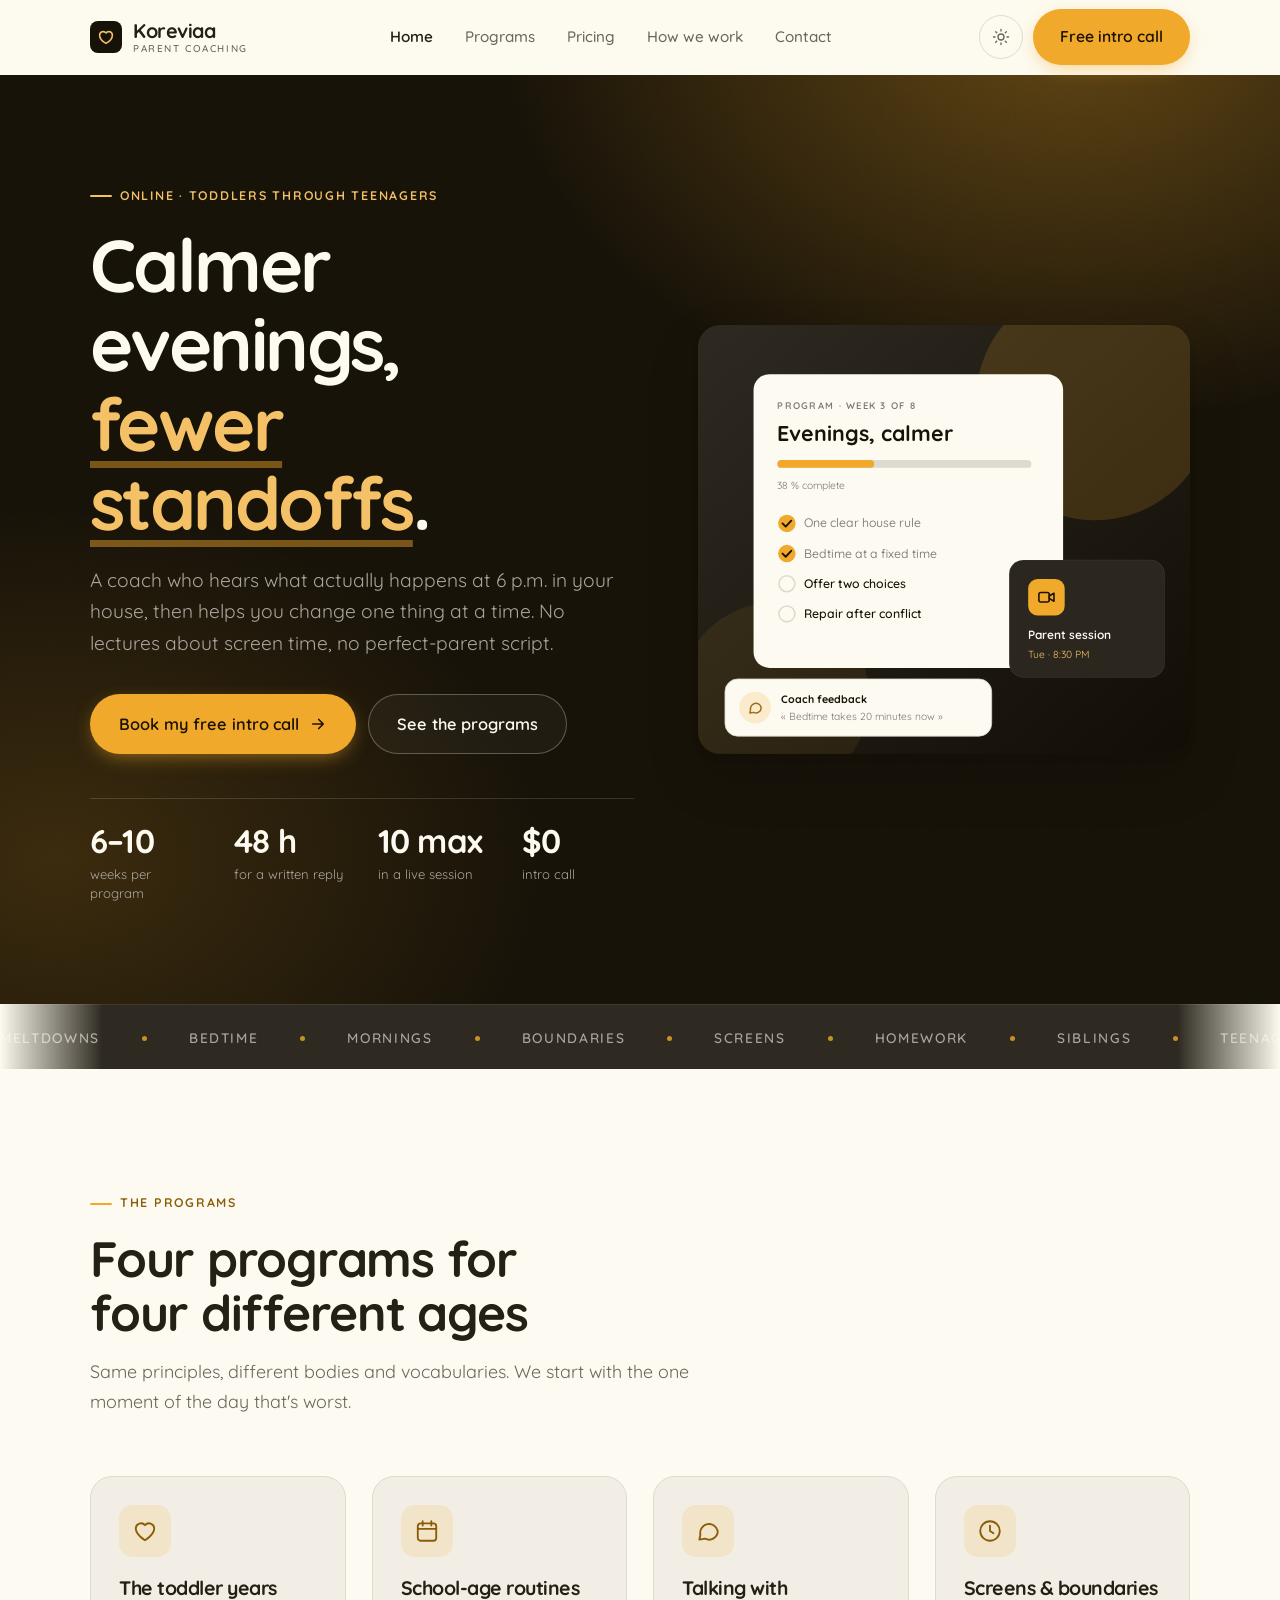
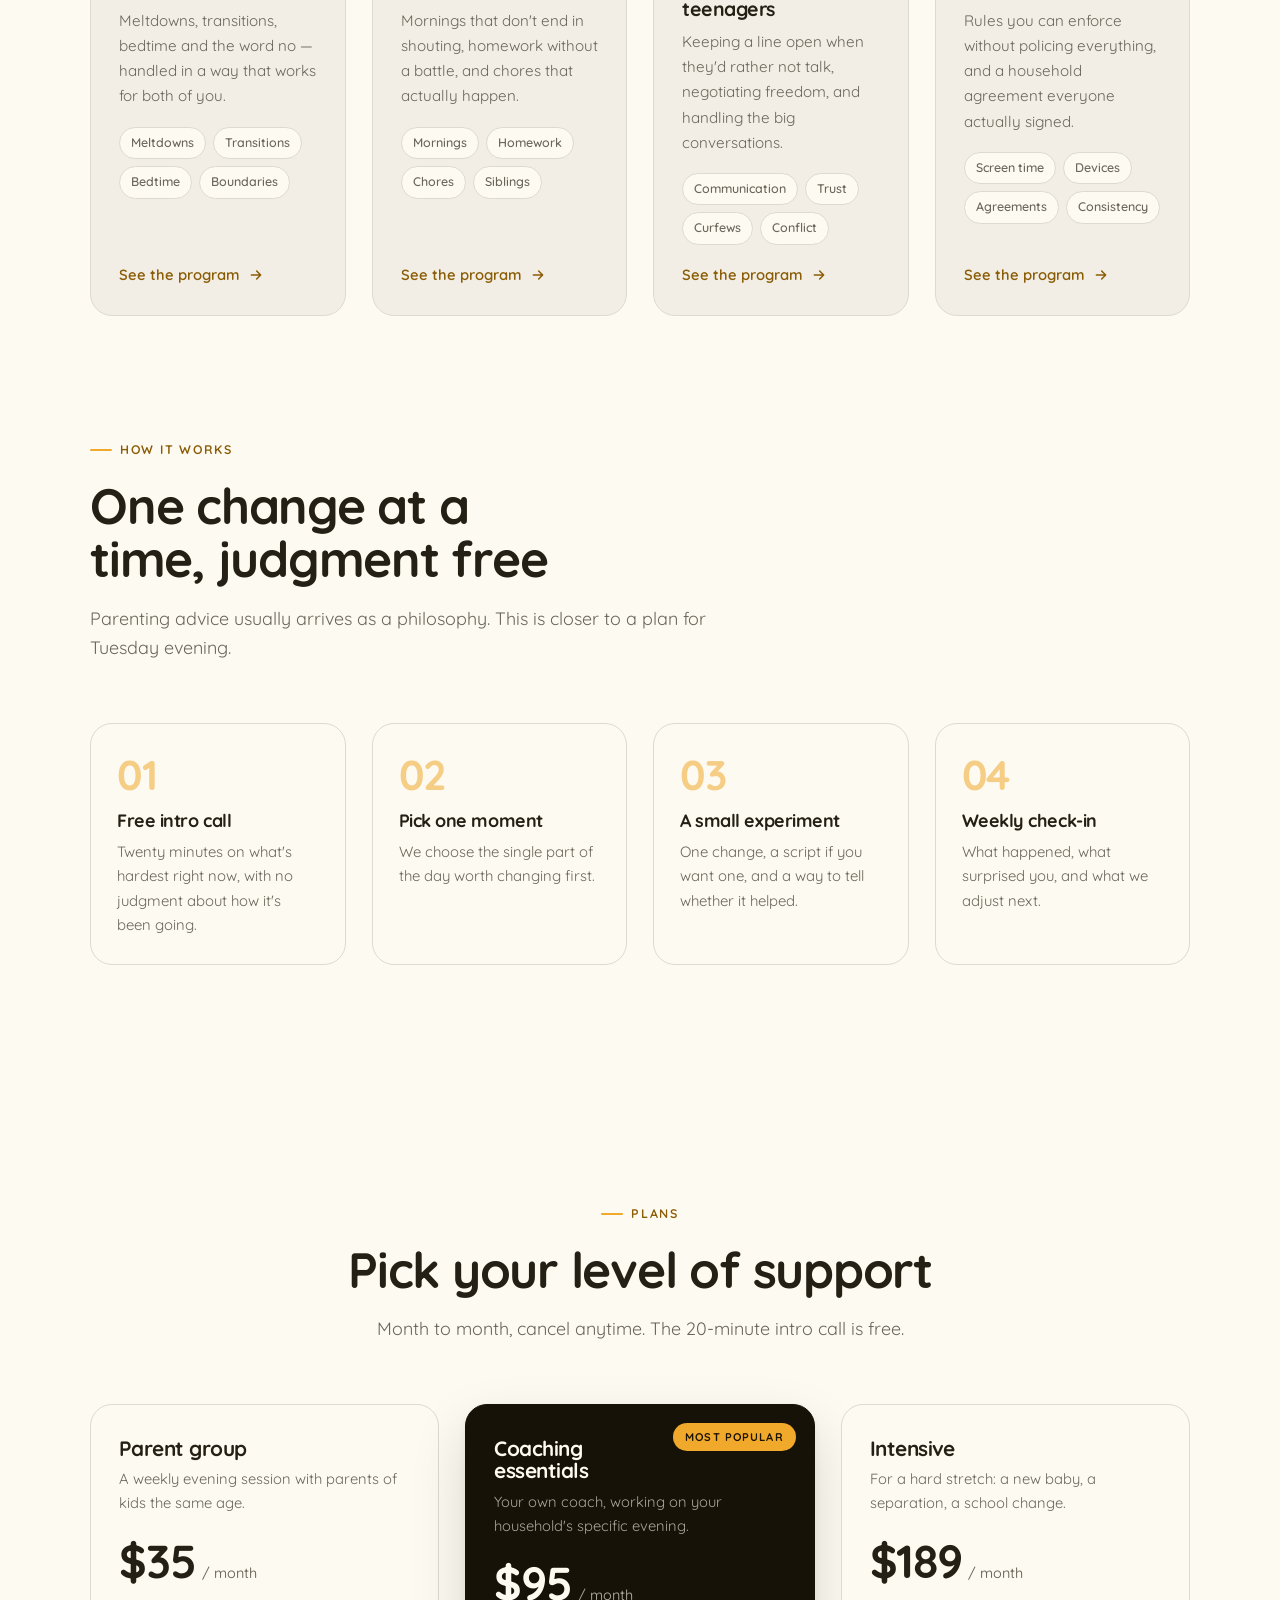
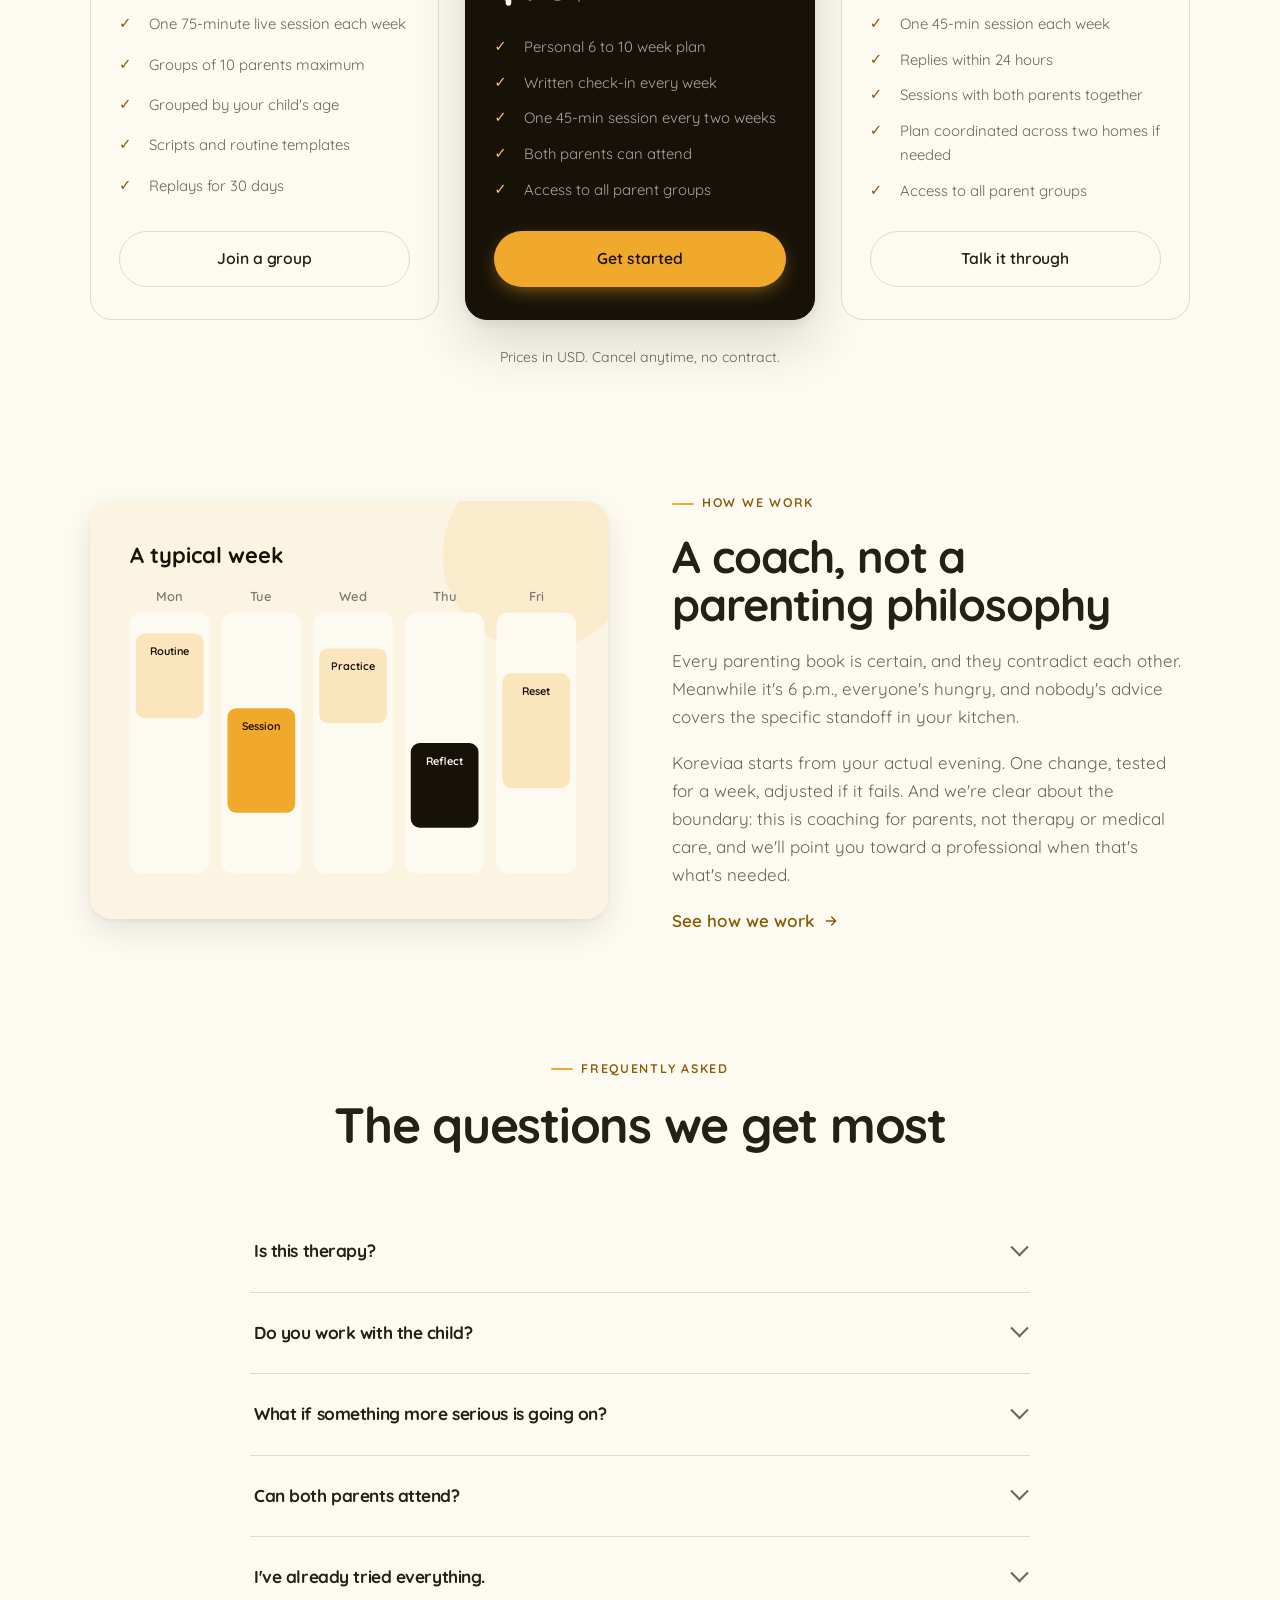
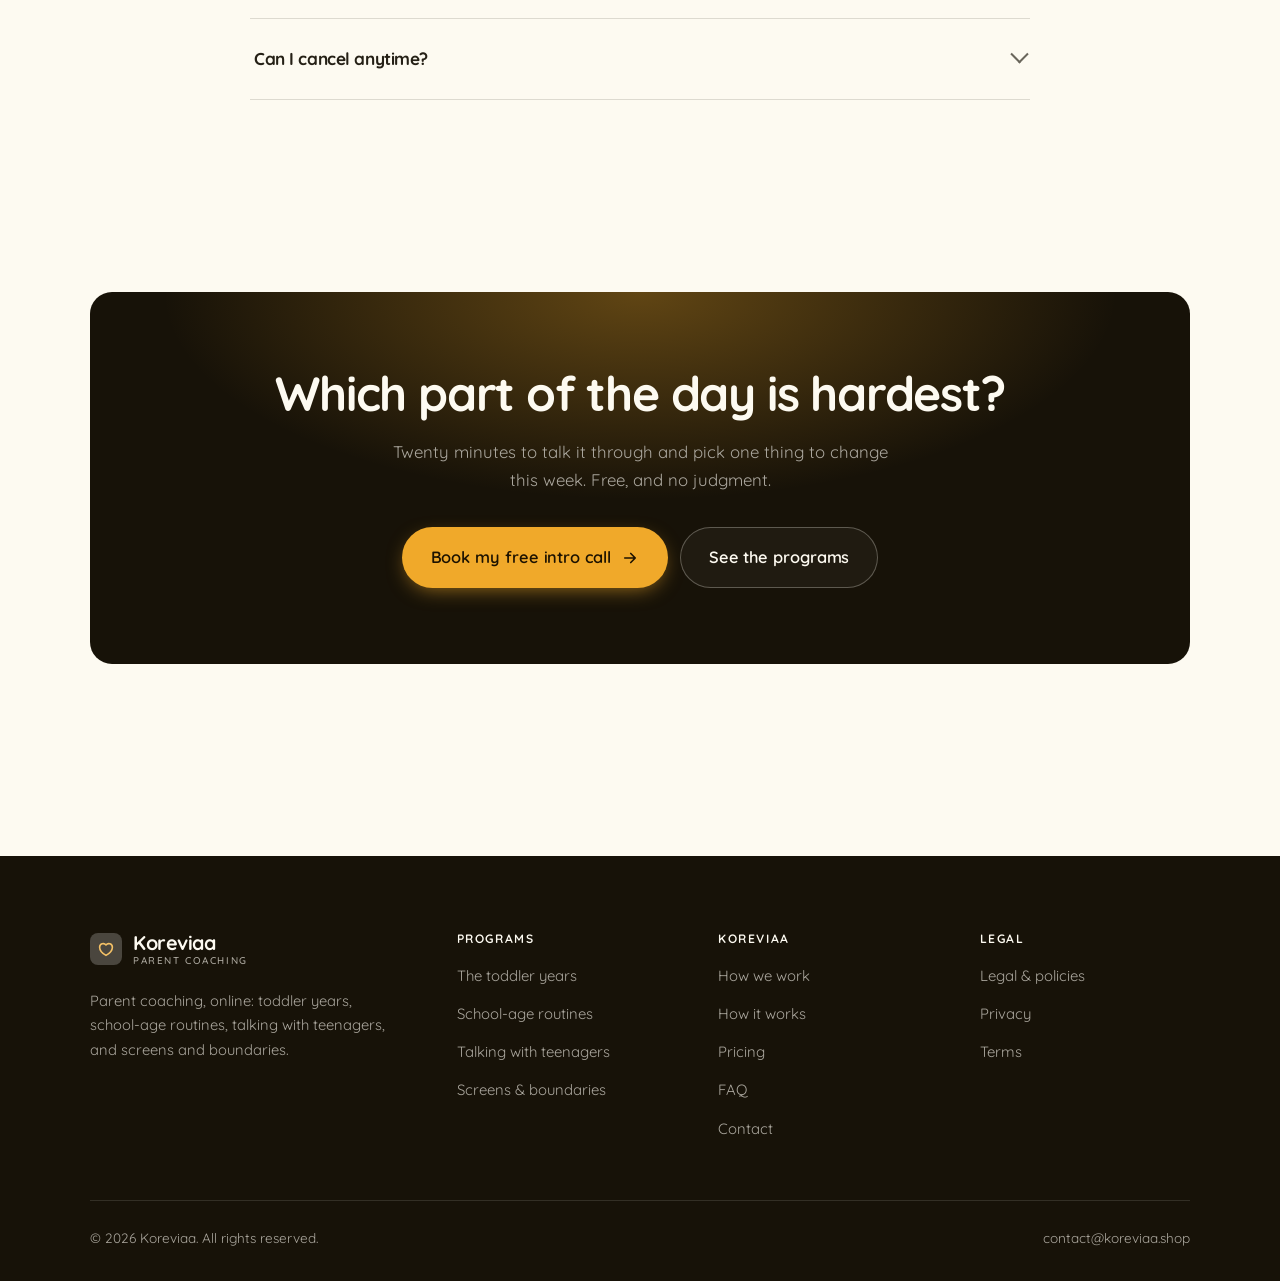
<file: index.html>
<!DOCTYPE html>
<html lang="en" class="no-js">
<head>
<meta charset="utf-8">
<meta name="viewport" content="width=device-width, initial-scale=1">
<title>Koreviaa — Parent coaching for the hard parts of the day</title>
<meta name="description" content="Online parent coaching: toddler meltdowns, school-age routines, talking with teenagers, screens and boundaries. Practical, judgment-free, not therapy. Free intro call.">
<link rel="canonical" href="https://koreviaa.shop/">

<meta property="og:type" content="website">
<meta property="og:url" content="https://koreviaa.shop/">
<meta property="og:site_name" content="Koreviaa">
<meta property="og:locale" content="en_US">
<meta property="og:title" content="Koreviaa — Parent coaching for the hard parts of the day">
<meta property="og:description" content="Online parent coaching: toddler meltdowns, school-age routines, talking with teenagers, screens and boundaries. Practical, judgment-free, not therapy. Free intro call.">
<meta name="theme-color" content="#171208">

<link rel="icon" href="assets/img/favicon.svg" type="image/svg+xml">
<link rel="preconnect" href="https://fonts.googleapis.com">
<link rel="preconnect" href="https://fonts.gstatic.com" crossorigin>
<link rel="stylesheet" href="https://fonts.googleapis.com/css2?family=Quicksand:wght@400..700&display=swap">
<link rel="stylesheet" href="assets/css/style.css">

<!-- Thème appliqué avant le premier rendu (évite le flash) -->
<script>
document.documentElement.classList.remove('no-js');
(function(){try{var t=localStorage.getItem('site-theme');if(t){document.documentElement.setAttribute('data-theme',t);}}catch(e){}})();
</script>
<script type="application/ld+json">
{
  "@context": "https://schema.org",
  "@type": "Organization",
  "name": "Koreviaa",
  "url": "https://koreviaa.shop/",
  "email": "contact@koreviaa.shop",
  "description": "Online parent coaching: toddler meltdowns, school-age routines, talking with teenagers, screens and boundaries. Practical, judgment-free, not therapy. Free intro call.",
  "areaServed": "US",
  "knowsLanguage": "en"
}
</script>
</head>

<body>
<a class="skip-link" href="#main">Skip to main content</a>

<header class="site-header">
  <nav class="wrap nav" aria-label="Main navigation">
    <a class="brand" href="index.html">
      <svg class="brand__mark" viewBox="0 0 64 64" aria-hidden="true">
        <rect class="bm-bg" width="64" height="64" rx="16"/>
        <g class="bm-ic" transform="translate(14 14) scale(1.5)" fill="none" stroke-width="2.1" stroke-linecap="round" stroke-linejoin="round"><path d="M12 20.5s-8.5-4.8-8.5-11A4.8 4.8 0 0 1 12 6.6a4.8 4.8 0 0 1 8.5 2.9c0 6.2-8.5 11-8.5 11z"/></g>
      </svg>
      <span>Koreviaa<span class="brand__sub">Parent coaching</span></span>
    </a>

    <ul class="nav__links" id="nav-links">
      <li><a href="index.html" aria-current="page">Home</a></li>
      <li><a href="programs.html">Programs</a></li>
      <li><a href="index.html#pricing">Pricing</a></li>
      <li><a href="about.html">How we work</a></li>
      <li><a href="contact.html">Contact</a></li>
      <li><a class="btn btn--primary" href="contact.html">Free intro call</a></li>
    </ul>

    <div class="nav__cta">
      <button class="theme-toggle" type="button" aria-label="Switch to dark theme">
        <svg class="icon-sun" viewBox="0 0 24 24" fill="none" stroke="currentColor" stroke-width="1.8" stroke-linecap="round" aria-hidden="true"><circle cx="12" cy="12" r="4"/><path d="M12 2v2m0 16v2M2 12h2m16 0h2M4.9 4.9l1.4 1.4m11.4 11.4 1.4 1.4M19.1 4.9l-1.4 1.4M6.3 17.7l-1.4 1.4"/></svg>
        <svg class="icon-moon" viewBox="0 0 24 24" fill="none" stroke="currentColor" stroke-width="1.8" stroke-linecap="round" stroke-linejoin="round" aria-hidden="true"><path d="M21 12.8A9 9 0 1 1 11.2 3a7 7 0 0 0 9.8 9.8z"/></svg>
      </button>
      <a class="btn btn--primary" href="contact.html">Free intro call</a>
      <button class="nav__toggle" type="button" aria-expanded="false" aria-controls="nav-links" aria-label="Open menu">
        <svg class="icon-open" viewBox="0 0 24 24" fill="none" stroke="currentColor" stroke-width="2" stroke-linecap="round" aria-hidden="true"><path d="M3 6h18M3 12h18M3 18h18"/></svg>
        <svg class="icon-close" viewBox="0 0 24 24" fill="none" stroke="currentColor" stroke-width="2" stroke-linecap="round" aria-hidden="true"><path d="M6 6l12 12M18 6L6 18"/></svg>
      </button>
    </div>
  </nav>
</header>

<main id="main">

<section class="hero">
  <div class="wrap hero__inner">
    <div>
      <span class="eyebrow hero__eyebrow">Online · Toddlers through teenagers</span>
      <h1>Calmer evenings,<br> <em>fewer standoffs</em>.</h1>
      <p class="hero__lede">A coach who hears what actually happens at 6 p.m. in your house, then helps you change one thing at a time. No lectures about screen time, no perfect-parent script.</p>

      <div class="hero__actions">
        <a class="btn btn--primary btn--lg" href="contact.html">Book my free intro call <svg viewBox="0 0 24 24" fill="none" stroke="currentColor" stroke-width="2.2" stroke-linecap="round" stroke-linejoin="round" aria-hidden="true"><path d="M5 12h14M13 6l6 6-6 6"/></svg></a>
        <a class="btn btn--on-dark btn--lg" href="programs.html">See the programs</a>
      </div>

      <ul class="hero__proof">
        <li><span class="stat__num">6–10</span><span class="stat__label">weeks per program</span></li>
        <li><span class="stat__num">48 h</span><span class="stat__label">for a written reply</span></li>
        <li><span class="stat__num">10 max</span><span class="stat__label">in a live session</span></li>
        <li><span class="stat__num">$0</span><span class="stat__label">intro call</span></li>
      </ul>
    </div>

    <div class="hero__art">
      <svg viewBox="0 0 620 540" role="img" aria-label="A parent coaching program in week 3 of 8, showing this week's focus, the next parent session and coach feedback.">
        <defs>
          <linearGradient id="hbg" x1="0" y1="0" x2="1" y2="1">
            <stop offset="0" stop-color="#2e2a21"/><stop offset="1" stop-color="#120e06"/>
          </linearGradient>
        </defs>
        <rect width="620" height="540" rx="22" fill="url(#hbg)"/>
        <circle cx="500" cy="96" r="150" fill="#f0a92a" opacity=".16"/>
        <circle cx="96" cy="470" r="120" fill="#f0a92a" opacity=".08"/>

        <g style="font-family: var(--font-body)">
          <!-- Carte programme -->
          <rect x="70" y="62" width="390" height="370" rx="20" fill="#fdfaf1"/>
          <text x="100" y="106" font-size="12" font-weight="650" letter-spacing="1.6" fill="#7f7a71">PROGRAM · WEEK 3 OF 8</text>
          <text x="100" y="146" font-size="27" font-weight="700" fill="#171208" style="font-family: var(--font-display)">Evenings, calmer</text>
          <rect x="100" y="170" width="320" height="10" rx="5" fill="#dddad0"/>
          <rect x="100" y="170" width="122" height="10" rx="5" fill="#f0a92a"/>
          <text x="100" y="206" font-size="13" fill="#7f7a71">38 % complete</text>
          <circle cx="112" cy="250" r="11" fill="#f0a92a"/><path d="M106.5 250l4 4 7-7.5" fill="none" stroke="#1c1200" stroke-width="2.4" stroke-linecap="round" stroke-linejoin="round"/><text x="134" y="255" font-size="15.5" fill="#7f7a71" font-weight="450">One clear house rule</text>
          <circle cx="112" cy="288" r="11" fill="#f0a92a"/><path d="M106.5 288l4 4 7-7.5" fill="none" stroke="#1c1200" stroke-width="2.4" stroke-linecap="round" stroke-linejoin="round"/><text x="134" y="293" font-size="15.5" fill="#7f7a71" font-weight="450">Bedtime at a fixed time</text>
          <circle cx="112" cy="326" r="10" fill="none" stroke="#dddad0" stroke-width="2"/><text x="134" y="331" font-size="15.5" fill="#171208" font-weight="560">Offer two choices</text>
          <circle cx="112" cy="364" r="10" fill="none" stroke="#dddad0" stroke-width="2"/><text x="134" y="369" font-size="15.5" fill="#171208" font-weight="560">Repair after conflict</text>

          <!-- Carte séance -->
          <rect x="392" y="296" width="196" height="148" rx="18" fill="#2c271e" stroke="#ffffff" stroke-opacity=".08"/>
          <rect x="416" y="320" width="46" height="46" rx="12" fill="#f0a92a"/>
          <g transform="translate(427 331)" fill="none" stroke="#1c1200" color="#1c1200" stroke-width="2" stroke-linecap="round" stroke-linejoin="round"><rect x="2.5" y="6" width="13" height="12" rx="2.5"/><path d="M15.5 10.5 21.5 7v10l-6-3.5z"/></g>
          <text x="416" y="396" font-size="15" font-weight="650" fill="#fdfaf1">Parent session</text>
          <text x="416" y="420" font-size="13" fill="#f4c166">Tue · 8:30 PM</text>

          <!-- Retour du coach -->
          <rect x="34" y="446" width="336" height="72" rx="16" fill="#fdfaf1" stroke="#dddad0"/>
          <circle cx="72" cy="482" r="20" fill="#fbebcd"/>
          <g transform="translate(62 472) scale(.84)" fill="none" stroke="#9c6e1b" stroke-width="2.2" stroke-linecap="round" stroke-linejoin="round"><path d="M21 12a8 8 0 0 1-11.6 7.1L4 20l1-4.6A8 8 0 1 1 21 12z"/></g>
          <text x="104" y="476" font-size="13.5" font-weight="700" fill="#171208">Coach feedback</text>
          <text x="104" y="498" font-size="13" fill="#7f7a71">« Bedtime takes 20 minutes now »</text>
        </g>
      </svg>
    </div>
  </div>
</section>

<div class="marquee" aria-hidden="true">
  <div class="marquee__track"><span>Meltdowns</span><span>Bedtime</span><span>Mornings</span><span>Boundaries</span><span>Screens</span><span>Homework</span><span>Siblings</span><span>Teenagers</span><span>Repair</span><span>Consistency</span><span>Meltdowns</span><span>Bedtime</span><span>Mornings</span><span>Boundaries</span><span>Screens</span><span>Homework</span><span>Siblings</span><span>Teenagers</span><span>Repair</span><span>Consistency</span></div>
</div>

<section class="section wrap" id="programs">
  <div class="section-head reveal">
    <span class="eyebrow">The programs</span>
    <h2>Four programs for four different ages</h2>
    <p>Same principles, different bodies and vocabularies. We start with the one moment of the day that's worst.</p>
  </div>
  <div class="grid grid--4 reveal-group">
    <a class="card" href="programs.html#toddlers">
      <div class="card__icon"><svg viewBox="0 0 24 24" fill="none" stroke="currentColor" stroke-width="1.7" stroke-linecap="round" stroke-linejoin="round" aria-hidden="true"><path d="M12 20.5s-8.5-4.8-8.5-11A4.8 4.8 0 0 1 12 6.6a4.8 4.8 0 0 1 8.5 2.9c0 6.2-8.5 11-8.5 11z"/></svg></div>
      <h3>The toddler years</h3>
      <p>Meltdowns, transitions, bedtime and the word no — handled in a way that works for both of you.</p>
      <ul class="tags"><li>Meltdowns</li><li>Transitions</li><li>Bedtime</li><li>Boundaries</li></ul>
      <span class="arrow-link">See the program <svg viewBox="0 0 24 24" fill="none" stroke="currentColor" stroke-width="2.2" stroke-linecap="round" stroke-linejoin="round" aria-hidden="true"><path d="M5 12h14M13 6l6 6-6 6"/></svg></span>
    </a>
    <a class="card" href="programs.html#school-age">
      <div class="card__icon"><svg viewBox="0 0 24 24" fill="none" stroke="currentColor" stroke-width="1.7" stroke-linecap="round" stroke-linejoin="round" aria-hidden="true"><rect x="3.5" y="5" width="17" height="16" rx="2.5"/><path d="M8 3v4M16 3v4M3.5 10h17"/></svg></div>
      <h3>School-age routines</h3>
      <p>Mornings that don't end in shouting, homework without a battle, and chores that actually happen.</p>
      <ul class="tags"><li>Mornings</li><li>Homework</li><li>Chores</li><li>Siblings</li></ul>
      <span class="arrow-link">See the program <svg viewBox="0 0 24 24" fill="none" stroke="currentColor" stroke-width="2.2" stroke-linecap="round" stroke-linejoin="round" aria-hidden="true"><path d="M5 12h14M13 6l6 6-6 6"/></svg></span>
    </a>
    <a class="card" href="programs.html#teens">
      <div class="card__icon"><svg viewBox="0 0 24 24" fill="none" stroke="currentColor" stroke-width="1.7" stroke-linecap="round" stroke-linejoin="round" aria-hidden="true"><path d="M21 12a8 8 0 0 1-11.6 7.1L4 20l1-4.6A8 8 0 1 1 21 12z"/></svg></div>
      <h3>Talking with teenagers</h3>
      <p>Keeping a line open when they'd rather not talk, negotiating freedom, and handling the big conversations.</p>
      <ul class="tags"><li>Communication</li><li>Trust</li><li>Curfews</li><li>Conflict</li></ul>
      <span class="arrow-link">See the program <svg viewBox="0 0 24 24" fill="none" stroke="currentColor" stroke-width="2.2" stroke-linecap="round" stroke-linejoin="round" aria-hidden="true"><path d="M5 12h14M13 6l6 6-6 6"/></svg></span>
    </a>
    <a class="card" href="programs.html#screens">
      <div class="card__icon"><svg viewBox="0 0 24 24" fill="none" stroke="currentColor" stroke-width="1.7" stroke-linecap="round" stroke-linejoin="round" aria-hidden="true"><circle cx="12" cy="12" r="9"/><path d="M12 7v5l3.2 2"/></svg></div>
      <h3>Screens &amp; boundaries</h3>
      <p>Rules you can enforce without policing everything, and a household agreement everyone actually signed.</p>
      <ul class="tags"><li>Screen time</li><li>Devices</li><li>Agreements</li><li>Consistency</li></ul>
      <span class="arrow-link">See the program <svg viewBox="0 0 24 24" fill="none" stroke="currentColor" stroke-width="2.2" stroke-linecap="round" stroke-linejoin="round" aria-hidden="true"><path d="M5 12h14M13 6l6 6-6 6"/></svg></span>
    </a>
  </div>
</section>

<section class="section section--flush wrap" id="how-it-works">
  <div class="section-head reveal">
    <span class="eyebrow">How it works</span>
    <h2>One change at a time, judgment free</h2>
    <p>Parenting advice usually arrives as a philosophy. This is closer to a plan for Tuesday evening.</p>
  </div>
  <div class="grid grid--4 steps reveal-group">
    <article class="step">
      <h3>Free intro call</h3>
      <p>Twenty minutes on what's hardest right now, with no judgment about how it's been going.</p>
    </article>
    <article class="step">
      <h3>Pick one moment</h3>
      <p>We choose the single part of the day worth changing first.</p>
    </article>
    <article class="step">
      <h3>A small experiment</h3>
      <p>One change, a script if you want one, and a way to tell whether it helped.</p>
    </article>
    <article class="step">
      <h3>Weekly check-in</h3>
      <p>What happened, what surprised you, and what we adjust next.</p>
    </article>
  </div>
</section>

<section class="section wrap" id="pricing">
  <div class="section-head section-head--center reveal">
    <span class="eyebrow">Plans</span>
    <h2>Pick your level of support</h2>
    <p>Month to month, cancel anytime. The 20-minute intro call is free.</p>
  </div>
  <div class="grid grid--3 plans reveal-group">
    <article class="plan">
      
      <h3>Parent group</h3>
      <p class="plan__desc">A weekly evening session with parents of kids the same age.</p>
      <p class="plan__price">$35<span class="plan__period">/ month</span></p>
      <ul class="plan__features">
        <li>One 75-minute live session each week</li>
        <li>Groups of 10 parents maximum</li>
        <li>Grouped by your child's age</li>
        <li>Scripts and routine templates</li>
        <li>Replays for 30 days</li>
      </ul>
      <a class="btn btn--ghost btn--block" href="contact.html">Join a group</a>
    </article>
    <article class="plan plan--featured">
      <span class="plan__tag">Most popular</span>
      <h3>Coaching essentials</h3>
      <p class="plan__desc">Your own coach, working on your household's specific evening.</p>
      <p class="plan__price">$95<span class="plan__period">/ month</span></p>
      <ul class="plan__features">
        <li>Personal 6 to 10 week plan</li>
        <li>Written check-in every week</li>
        <li>One 45-min session every two weeks</li>
        <li>Both parents can attend</li>
        <li>Access to all parent groups</li>
      </ul>
      <a class="btn btn--primary btn--block" href="contact.html">Get started</a>
    </article>
    <article class="plan">
      
      <h3>Intensive</h3>
      <p class="plan__desc">For a hard stretch: a new baby, a separation, a school change.</p>
      <p class="plan__price">$189<span class="plan__period">/ month</span></p>
      <ul class="plan__features">
        <li>One 45-min session each week</li>
        <li>Replies within 24 hours</li>
        <li>Sessions with both parents together</li>
        <li>Plan coordinated across two homes if needed</li>
        <li>Access to all parent groups</li>
      </ul>
      <a class="btn btn--ghost btn--block" href="contact.html">Talk it through</a>
    </article>
  </div>
  <p class="plans-note">Prices in USD. Cancel anytime, no contract.</p>
</section>

<section class="section section--flush wrap">
  <div class="split reveal">
    <div class="split__art">
      <svg viewBox="0 0 520 420" role="img" aria-label="Example of a typical week: Routine, Session, Practice, Reflect, Reset.">
        <rect width="520" height="420" rx="20" fill="#fcf4e3"/>
        <circle cx="450" cy="54" r="96" fill="#f0a92a" opacity=".12"/>
        <g style="font-family: var(--font-body)">
        <text x="40" y="62" font-size="22" font-weight="700" fill="#171208" style="font-family: var(--font-display)">A typical week</text>
        <text x="80" y="100" text-anchor="middle" font-size="13" font-weight="600" fill="#7f7a71">Mon</text>
        <rect x="40" y="112" width="80" height="262" rx="12" fill="#fdfaf1"/>
        <rect x="46" y="133" width="68" height="85" rx="9" fill="#fae5bd"/>
        <text x="80" y="155" text-anchor="middle" font-size="11" font-weight="650" fill="#171208">Routine</text>
        <text x="172" y="100" text-anchor="middle" font-size="13" font-weight="600" fill="#7f7a71">Tue</text>
        <rect x="132" y="112" width="80" height="262" rx="12" fill="#fdfaf1"/>
        <rect x="138" y="208" width="68" height="105" rx="9" fill="#f0a92a"/>
        <text x="172" y="230" text-anchor="middle" font-size="11" font-weight="650" fill="#1c1200">Session</text>
        <text x="264" y="100" text-anchor="middle" font-size="13" font-weight="600" fill="#7f7a71">Wed</text>
        <rect x="224" y="112" width="80" height="262" rx="12" fill="#fdfaf1"/>
        <rect x="230" y="148" width="68" height="75" rx="9" fill="#fae5bd"/>
        <text x="264" y="170" text-anchor="middle" font-size="11" font-weight="650" fill="#171208">Practice</text>
        <text x="356" y="100" text-anchor="middle" font-size="13" font-weight="600" fill="#7f7a71">Thu</text>
        <rect x="316" y="112" width="80" height="262" rx="12" fill="#fdfaf1"/>
        <rect x="322" y="243" width="68" height="85" rx="9" fill="#171208"/>
        <text x="356" y="265" text-anchor="middle" font-size="11" font-weight="650" fill="#fdfaf1">Reflect</text>
        <text x="448" y="100" text-anchor="middle" font-size="13" font-weight="600" fill="#7f7a71">Fri</text>
        <rect x="408" y="112" width="80" height="262" rx="12" fill="#fdfaf1"/>
        <rect x="414" y="173" width="68" height="115" rx="9" fill="#fae5bd"/>
        <text x="448" y="195" text-anchor="middle" font-size="11" font-weight="650" fill="#171208">Reset</text>
        </g>
      </svg>
    </div>
    <div>
      <span class="eyebrow">How we work</span>
      <h2>A coach, not a parenting philosophy</h2>
      <p>Every parenting book is certain, and they contradict each other. Meanwhile it's 6 p.m., everyone's hungry, and nobody's advice covers the specific standoff in your kitchen.</p>
      <p>Koreviaa starts from your actual evening. One change, tested for a week, adjusted if it fails. And we're clear about the boundary: this is coaching for parents, not therapy or medical care, and we'll point you toward a professional when that's what's needed.</p>
      <p><a class="arrow-link" href="about.html">See how we work <svg viewBox="0 0 24 24" fill="none" stroke="currentColor" stroke-width="2.2" stroke-linecap="round" stroke-linejoin="round" aria-hidden="true"><path d="M5 12h14M13 6l6 6-6 6"/></svg></a></p>
    </div>
  </div>
</section>

<section class="section section--flush wrap" id="faq">
  <div class="section-head section-head--center reveal">
    <span class="eyebrow">Frequently asked</span>
    <h2>The questions we get most</h2>
  </div>
  <div class="faq reveal">
    <details>
      <summary>Is this therapy?</summary>
      <p>No. It's practical coaching for parents on routines, boundaries and communication. It is not therapy, diagnosis or medical care, and it doesn't replace a licensed professional.</p>
    </details>
    <details>
      <summary>Do you work with the child?</summary>
      <p>No. We coach the parents. It's usually more effective, and it means we're never in the middle of your family.</p>
    </details>
    <details>
      <summary>What if something more serious is going on?</summary>
      <p>If there are signs of depression, self-harm, an eating disorder, substance problems or any safety concern, we'll tell you plainly and help you find appropriate professional support. In an emergency in the US, call 988 or 911.</p>
    </details>
    <details>
      <summary>Can both parents attend?</summary>
      <p>Yes, at no extra cost, and it usually works better. We can also work with separated parents in different households.</p>
    </details>
    <details>
      <summary>I've already tried everything.</summary>
      <p>Most clients say that. Usually several things were tried briefly and inconsistently. We do one thing, properly, for long enough to tell.</p>
    </details>
    <details>
      <summary>Can I cancel anytime?</summary>
      <p>Yes. No contract, no minimum term. Access stays open until the end of the month you already paid for.</p>
    </details>
  </div>
</section>

<section class="wrap section--tight">
  <div class="cta-band reveal">
    <h2>Which part of the day is hardest?</h2>
    <p>Twenty minutes to talk it through and pick one thing to change this week. Free, and no judgment.</p>
    <div class="hero__actions">
      <a class="btn btn--primary btn--lg" href="contact.html">Book my free intro call <svg viewBox="0 0 24 24" fill="none" stroke="currentColor" stroke-width="2.2" stroke-linecap="round" stroke-linejoin="round" aria-hidden="true"><path d="M5 12h14M13 6l6 6-6 6"/></svg></a>
      <a class="btn btn--on-dark btn--lg" href="programs.html">See the programs</a>
    </div>
  </div>
</section>

</main>

<footer class="site-footer">
  <div class="wrap">
    <div class="footer__grid">
      <div class="footer__brand">
        <a class="brand" href="index.html">
          <svg class="brand__mark" viewBox="0 0 64 64" aria-hidden="true">
        <rect class="bm-bg" width="64" height="64" rx="16"/>
        <g class="bm-ic" transform="translate(14 14) scale(1.5)" fill="none" stroke-width="2.1" stroke-linecap="round" stroke-linejoin="round"><path d="M12 20.5s-8.5-4.8-8.5-11A4.8 4.8 0 0 1 12 6.6a4.8 4.8 0 0 1 8.5 2.9c0 6.2-8.5 11-8.5 11z"/></g>
      </svg>
          <span>Koreviaa<span class="brand__sub">Parent coaching</span></span>
        </a>
        <p>Parent coaching, online: toddler years, school-age routines, talking with teenagers, and screens and boundaries.</p>
      </div>

      <div class="footer__col">
        <h4>Programs</h4>
        <ul>
          <li><a href="programs.html#toddlers">The toddler years</a></li>
          <li><a href="programs.html#school-age">School-age routines</a></li>
          <li><a href="programs.html#teens">Talking with teenagers</a></li>
          <li><a href="programs.html#screens">Screens &amp; boundaries</a></li>
        </ul>
      </div>

      <div class="footer__col">
        <h4>Koreviaa</h4>
        <ul>
          <li><a href="about.html">How we work</a></li>
          <li><a href="index.html#how-it-works">How it works</a></li>
          <li><a href="index.html#pricing">Pricing</a></li>
          <li><a href="index.html#faq">FAQ</a></li>
          <li><a href="contact.html">Contact</a></li>
        </ul>
      </div>

      <div class="footer__col">
        <h4>Legal</h4>
        <ul>
          <li><a href="legal.html">Legal &amp; policies</a></li>
          <li><a href="legal.html#privacy">Privacy</a></li>
          <li><a href="legal.html#terms">Terms</a></li>
        </ul>
      </div>
    </div>

    <div class="footer__bottom">
      <p>© <span data-year>2026</span> Koreviaa. All rights reserved.</p>
      <p><a href="mailto:contact@koreviaa.shop">contact@koreviaa.shop</a></p>
    </div>
  </div>
</footer>

<script src="assets/js/main.js" defer></script>
</body>
</html>
</file>
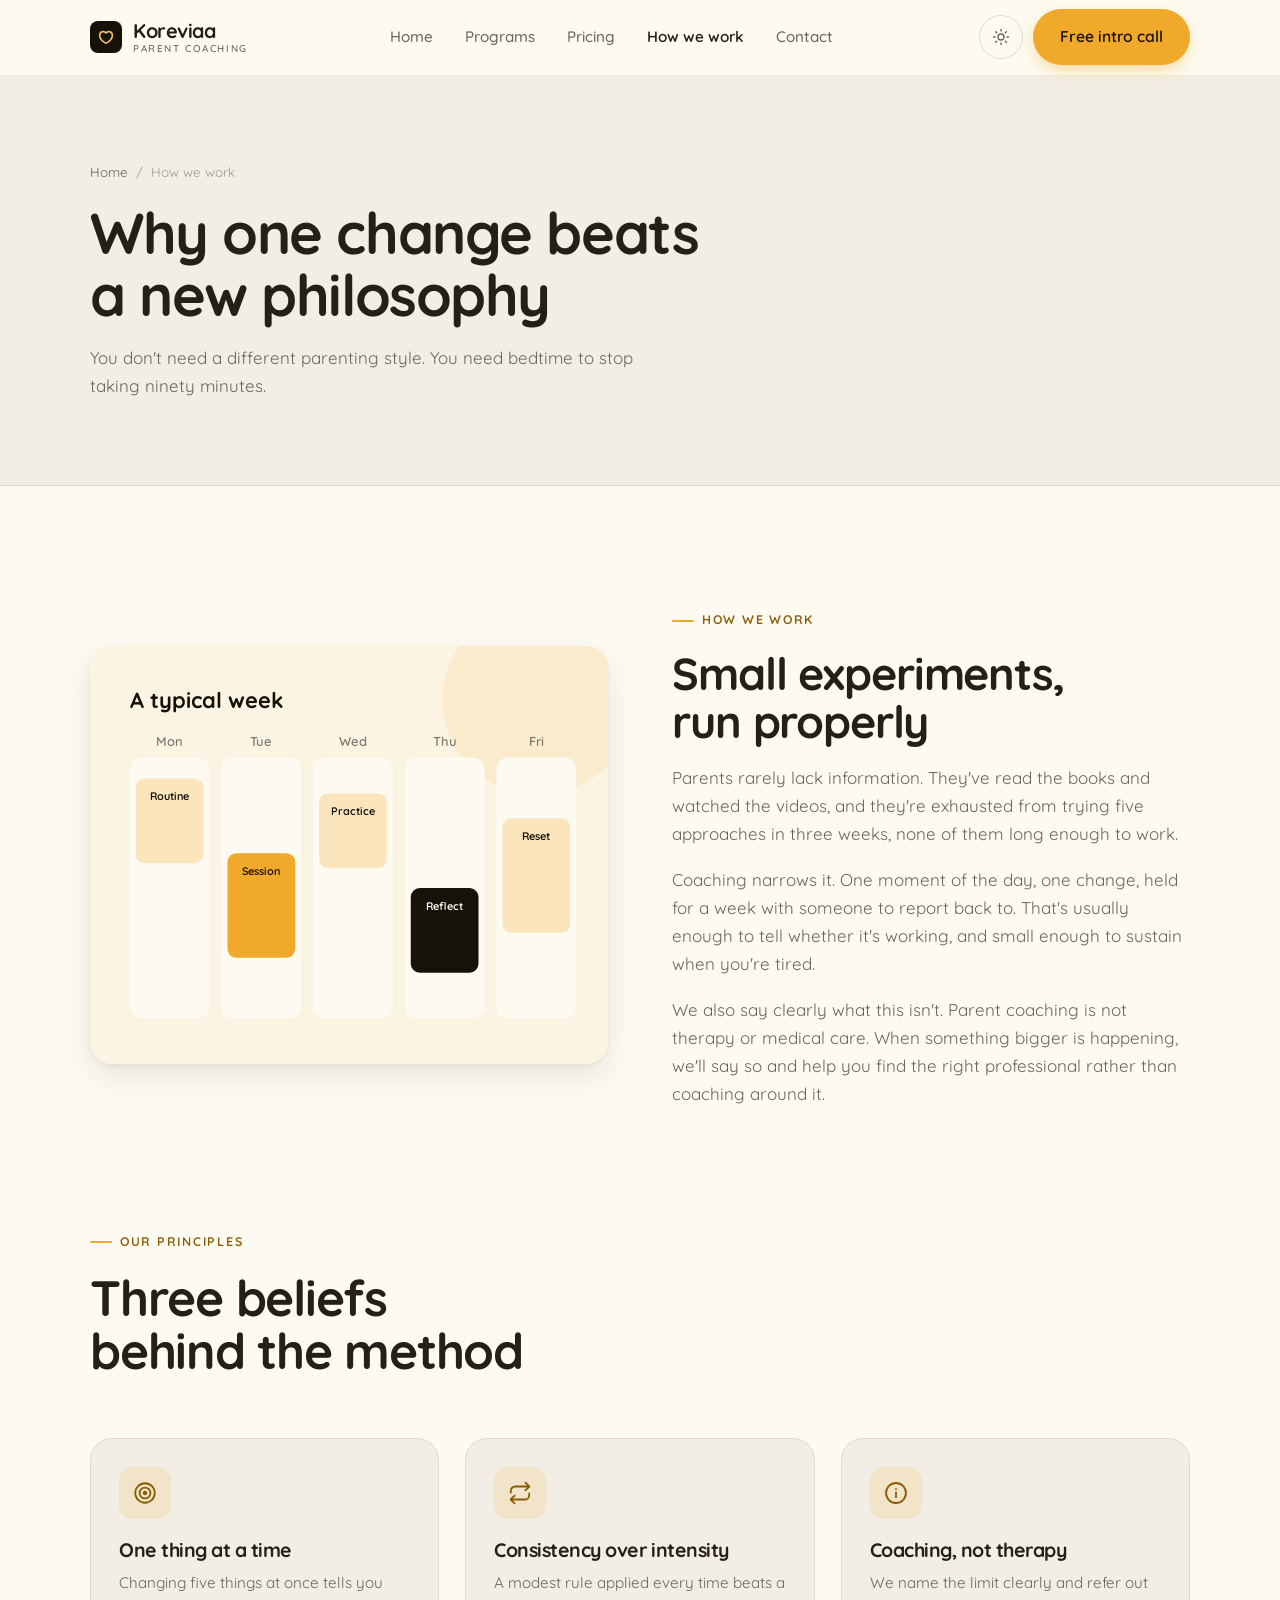
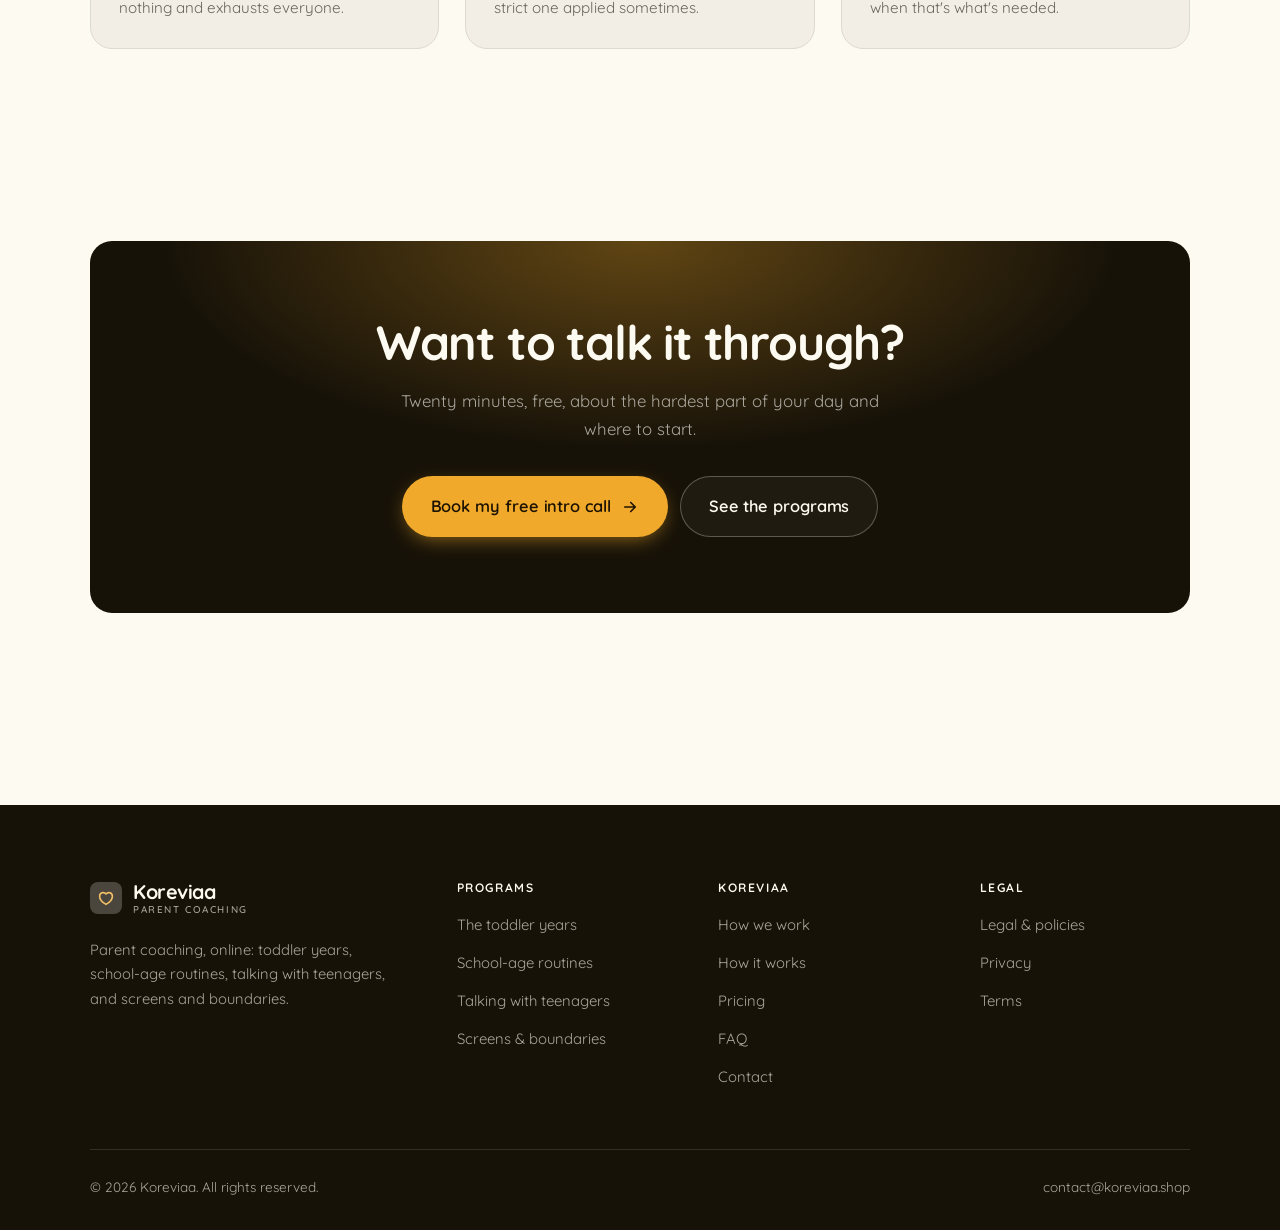
<file: about.html>
<!DOCTYPE html>
<html lang="en" class="no-js">
<head>
<meta charset="utf-8">
<meta name="viewport" content="width=device-width, initial-scale=1">
<title>How we work — Koreviaa</title>
<meta name="description" content="Why parent coaching helps more than parenting books, and the principles behind Koreviaa.">
<link rel="canonical" href="https://koreviaa.shop/about.html">

<meta property="og:type" content="website">
<meta property="og:url" content="https://koreviaa.shop/about.html">
<meta property="og:site_name" content="Koreviaa">
<meta property="og:locale" content="en_US">
<meta property="og:title" content="How we work — Koreviaa">
<meta property="og:description" content="Why parent coaching helps more than parenting books, and the principles behind Koreviaa.">
<meta name="theme-color" content="#171208">

<link rel="icon" href="assets/img/favicon.svg" type="image/svg+xml">
<link rel="preconnect" href="https://fonts.googleapis.com">
<link rel="preconnect" href="https://fonts.gstatic.com" crossorigin>
<link rel="stylesheet" href="https://fonts.googleapis.com/css2?family=Quicksand:wght@400..700&display=swap">
<link rel="stylesheet" href="assets/css/style.css">

<!-- Thème appliqué avant le premier rendu (évite le flash) -->
<script>
document.documentElement.classList.remove('no-js');
(function(){try{var t=localStorage.getItem('site-theme');if(t){document.documentElement.setAttribute('data-theme',t);}}catch(e){}})();
</script>
</head>

<body>
<a class="skip-link" href="#main">Skip to main content</a>

<header class="site-header">
  <nav class="wrap nav" aria-label="Main navigation">
    <a class="brand" href="index.html">
      <svg class="brand__mark" viewBox="0 0 64 64" aria-hidden="true">
        <rect class="bm-bg" width="64" height="64" rx="16"/>
        <g class="bm-ic" transform="translate(14 14) scale(1.5)" fill="none" stroke-width="2.1" stroke-linecap="round" stroke-linejoin="round"><path d="M12 20.5s-8.5-4.8-8.5-11A4.8 4.8 0 0 1 12 6.6a4.8 4.8 0 0 1 8.5 2.9c0 6.2-8.5 11-8.5 11z"/></g>
      </svg>
      <span>Koreviaa<span class="brand__sub">Parent coaching</span></span>
    </a>

    <ul class="nav__links" id="nav-links">
      <li><a href="index.html">Home</a></li>
      <li><a href="programs.html">Programs</a></li>
      <li><a href="index.html#pricing">Pricing</a></li>
      <li><a href="about.html" aria-current="page">How we work</a></li>
      <li><a href="contact.html">Contact</a></li>
      <li><a class="btn btn--primary" href="contact.html">Free intro call</a></li>
    </ul>

    <div class="nav__cta">
      <button class="theme-toggle" type="button" aria-label="Switch to dark theme">
        <svg class="icon-sun" viewBox="0 0 24 24" fill="none" stroke="currentColor" stroke-width="1.8" stroke-linecap="round" aria-hidden="true"><circle cx="12" cy="12" r="4"/><path d="M12 2v2m0 16v2M2 12h2m16 0h2M4.9 4.9l1.4 1.4m11.4 11.4 1.4 1.4M19.1 4.9l-1.4 1.4M6.3 17.7l-1.4 1.4"/></svg>
        <svg class="icon-moon" viewBox="0 0 24 24" fill="none" stroke="currentColor" stroke-width="1.8" stroke-linecap="round" stroke-linejoin="round" aria-hidden="true"><path d="M21 12.8A9 9 0 1 1 11.2 3a7 7 0 0 0 9.8 9.8z"/></svg>
      </button>
      <a class="btn btn--primary" href="contact.html">Free intro call</a>
      <button class="nav__toggle" type="button" aria-expanded="false" aria-controls="nav-links" aria-label="Open menu">
        <svg class="icon-open" viewBox="0 0 24 24" fill="none" stroke="currentColor" stroke-width="2" stroke-linecap="round" aria-hidden="true"><path d="M3 6h18M3 12h18M3 18h18"/></svg>
        <svg class="icon-close" viewBox="0 0 24 24" fill="none" stroke="currentColor" stroke-width="2" stroke-linecap="round" aria-hidden="true"><path d="M6 6l12 12M18 6L6 18"/></svg>
      </button>
    </div>
  </nav>
</header>

<main id="main">

<section class="page-head">
  <div class="wrap">
    <nav class="breadcrumb" aria-label="Breadcrumb">
      <a href="index.html">Home</a><span>/</span><span aria-current="page">How we work</span>
    </nav>
    <h1>Why one change beats a new philosophy</h1>
    <p>You don't need a different parenting style. You need bedtime to stop taking ninety minutes.</p>
  </div>
</section>

<section class="section wrap">
  <div class="split reveal">
    <div class="split__art">
      <svg viewBox="0 0 520 420" role="img" aria-label="Example of a typical week: Routine, Session, Practice, Reflect, Reset.">
        <rect width="520" height="420" rx="20" fill="#fcf4e3"/>
        <circle cx="450" cy="54" r="96" fill="#f0a92a" opacity=".12"/>
        <g style="font-family: var(--font-body)">
        <text x="40" y="62" font-size="22" font-weight="700" fill="#171208" style="font-family: var(--font-display)">A typical week</text>
        <text x="80" y="100" text-anchor="middle" font-size="13" font-weight="600" fill="#7f7a71">Mon</text>
        <rect x="40" y="112" width="80" height="262" rx="12" fill="#fdfaf1"/>
        <rect x="46" y="133" width="68" height="85" rx="9" fill="#fae5bd"/>
        <text x="80" y="155" text-anchor="middle" font-size="11" font-weight="650" fill="#171208">Routine</text>
        <text x="172" y="100" text-anchor="middle" font-size="13" font-weight="600" fill="#7f7a71">Tue</text>
        <rect x="132" y="112" width="80" height="262" rx="12" fill="#fdfaf1"/>
        <rect x="138" y="208" width="68" height="105" rx="9" fill="#f0a92a"/>
        <text x="172" y="230" text-anchor="middle" font-size="11" font-weight="650" fill="#1c1200">Session</text>
        <text x="264" y="100" text-anchor="middle" font-size="13" font-weight="600" fill="#7f7a71">Wed</text>
        <rect x="224" y="112" width="80" height="262" rx="12" fill="#fdfaf1"/>
        <rect x="230" y="148" width="68" height="75" rx="9" fill="#fae5bd"/>
        <text x="264" y="170" text-anchor="middle" font-size="11" font-weight="650" fill="#171208">Practice</text>
        <text x="356" y="100" text-anchor="middle" font-size="13" font-weight="600" fill="#7f7a71">Thu</text>
        <rect x="316" y="112" width="80" height="262" rx="12" fill="#fdfaf1"/>
        <rect x="322" y="243" width="68" height="85" rx="9" fill="#171208"/>
        <text x="356" y="265" text-anchor="middle" font-size="11" font-weight="650" fill="#fdfaf1">Reflect</text>
        <text x="448" y="100" text-anchor="middle" font-size="13" font-weight="600" fill="#7f7a71">Fri</text>
        <rect x="408" y="112" width="80" height="262" rx="12" fill="#fdfaf1"/>
        <rect x="414" y="173" width="68" height="115" rx="9" fill="#fae5bd"/>
        <text x="448" y="195" text-anchor="middle" font-size="11" font-weight="650" fill="#171208">Reset</text>
        </g>
      </svg>
    </div>
    <div>
      <span class="eyebrow">How we work</span>
      <h2>Small experiments, run properly</h2>
      <p>Parents rarely lack information. They've read the books and watched the videos, and they're exhausted from trying five approaches in three weeks, none of them long enough to work.</p>
      <p>Coaching narrows it. One moment of the day, one change, held for a week with someone to report back to. That's usually enough to tell whether it's working, and small enough to sustain when you're tired.</p>
      <p>We also say clearly what this isn't. Parent coaching is not therapy or medical care. When something bigger is happening, we'll say so and help you find the right professional rather than coaching around it.</p>
      <!--
        TO DO: add a short introduction of the coach (name, real background),
        with a photo if possible. Do not invent credentials — see README.md.
      -->
    </div>
  </div>
</section>

<section class="section section--flush wrap">
  <div class="section-head reveal">
    <span class="eyebrow">Our principles</span>
    <h2>Three beliefs behind the method</h2>
  </div>
  <div class="grid grid--3 reveal-group">
    <article class="card">
      <div class="card__icon"><svg viewBox="0 0 24 24" fill="none" stroke="currentColor" stroke-width="1.7" stroke-linecap="round" stroke-linejoin="round" aria-hidden="true"><circle cx="12" cy="12" r="9"/><circle cx="12" cy="12" r="5"/><circle cx="12" cy="12" r="1.2" fill="currentColor"/></svg></div>
      <h3>One thing at a time</h3>
      <p>Changing five things at once tells you nothing and exhausts everyone.</p>
    </article>
    <article class="card">
      <div class="card__icon"><svg viewBox="0 0 24 24" fill="none" stroke="currentColor" stroke-width="1.7" stroke-linecap="round" stroke-linejoin="round" aria-hidden="true"><path d="M17 2.5l3.5 3.5L17 9.5"/><path d="M3.5 11.5V10A4 4 0 0 1 7.5 6h13M7 21.5 3.5 18 7 14.5"/><path d="M20.5 12.5V14a4 4 0 0 1-4 4h-13"/></svg></div>
      <h3>Consistency over intensity</h3>
      <p>A modest rule applied every time beats a strict one applied sometimes.</p>
    </article>
    <article class="card">
      <div class="card__icon"><svg viewBox="0 0 24 24" fill="none" stroke="currentColor" stroke-width="1.7" stroke-linecap="round" stroke-linejoin="round" aria-hidden="true"><circle cx="12" cy="12" r="9.2"/><path d="M12 16v-4.5M12 8.2v.1"/></svg></div>
      <h3>Coaching, not therapy</h3>
      <p>We name the limit clearly and refer out when that's what's needed.</p>
    </article>
  </div>
</section>

<section class="wrap section--tight">
  <div class="cta-band reveal">
    <h2>Want to talk it through?</h2>
    <p>Twenty minutes, free, about the hardest part of your day and where to start.</p>
    <div class="hero__actions">
      <a class="btn btn--primary btn--lg" href="contact.html">Book my free intro call <svg viewBox="0 0 24 24" fill="none" stroke="currentColor" stroke-width="2.2" stroke-linecap="round" stroke-linejoin="round" aria-hidden="true"><path d="M5 12h14M13 6l6 6-6 6"/></svg></a>
      <a class="btn btn--on-dark btn--lg" href="programs.html">See the programs</a>
    </div>
  </div>
</section>

</main>

<footer class="site-footer">
  <div class="wrap">
    <div class="footer__grid">
      <div class="footer__brand">
        <a class="brand" href="index.html">
          <svg class="brand__mark" viewBox="0 0 64 64" aria-hidden="true">
        <rect class="bm-bg" width="64" height="64" rx="16"/>
        <g class="bm-ic" transform="translate(14 14) scale(1.5)" fill="none" stroke-width="2.1" stroke-linecap="round" stroke-linejoin="round"><path d="M12 20.5s-8.5-4.8-8.5-11A4.8 4.8 0 0 1 12 6.6a4.8 4.8 0 0 1 8.5 2.9c0 6.2-8.5 11-8.5 11z"/></g>
      </svg>
          <span>Koreviaa<span class="brand__sub">Parent coaching</span></span>
        </a>
        <p>Parent coaching, online: toddler years, school-age routines, talking with teenagers, and screens and boundaries.</p>
      </div>

      <div class="footer__col">
        <h4>Programs</h4>
        <ul>
          <li><a href="programs.html#toddlers">The toddler years</a></li>
          <li><a href="programs.html#school-age">School-age routines</a></li>
          <li><a href="programs.html#teens">Talking with teenagers</a></li>
          <li><a href="programs.html#screens">Screens &amp; boundaries</a></li>
        </ul>
      </div>

      <div class="footer__col">
        <h4>Koreviaa</h4>
        <ul>
          <li><a href="about.html">How we work</a></li>
          <li><a href="index.html#how-it-works">How it works</a></li>
          <li><a href="index.html#pricing">Pricing</a></li>
          <li><a href="index.html#faq">FAQ</a></li>
          <li><a href="contact.html">Contact</a></li>
        </ul>
      </div>

      <div class="footer__col">
        <h4>Legal</h4>
        <ul>
          <li><a href="legal.html">Legal &amp; policies</a></li>
          <li><a href="legal.html#privacy">Privacy</a></li>
          <li><a href="legal.html#terms">Terms</a></li>
        </ul>
      </div>
    </div>

    <div class="footer__bottom">
      <p>© <span data-year>2026</span> Koreviaa. All rights reserved.</p>
      <p><a href="mailto:contact@koreviaa.shop">contact@koreviaa.shop</a></p>
    </div>
  </div>
</footer>

<script src="assets/js/main.js" defer></script>
</body>
</html>
</file>
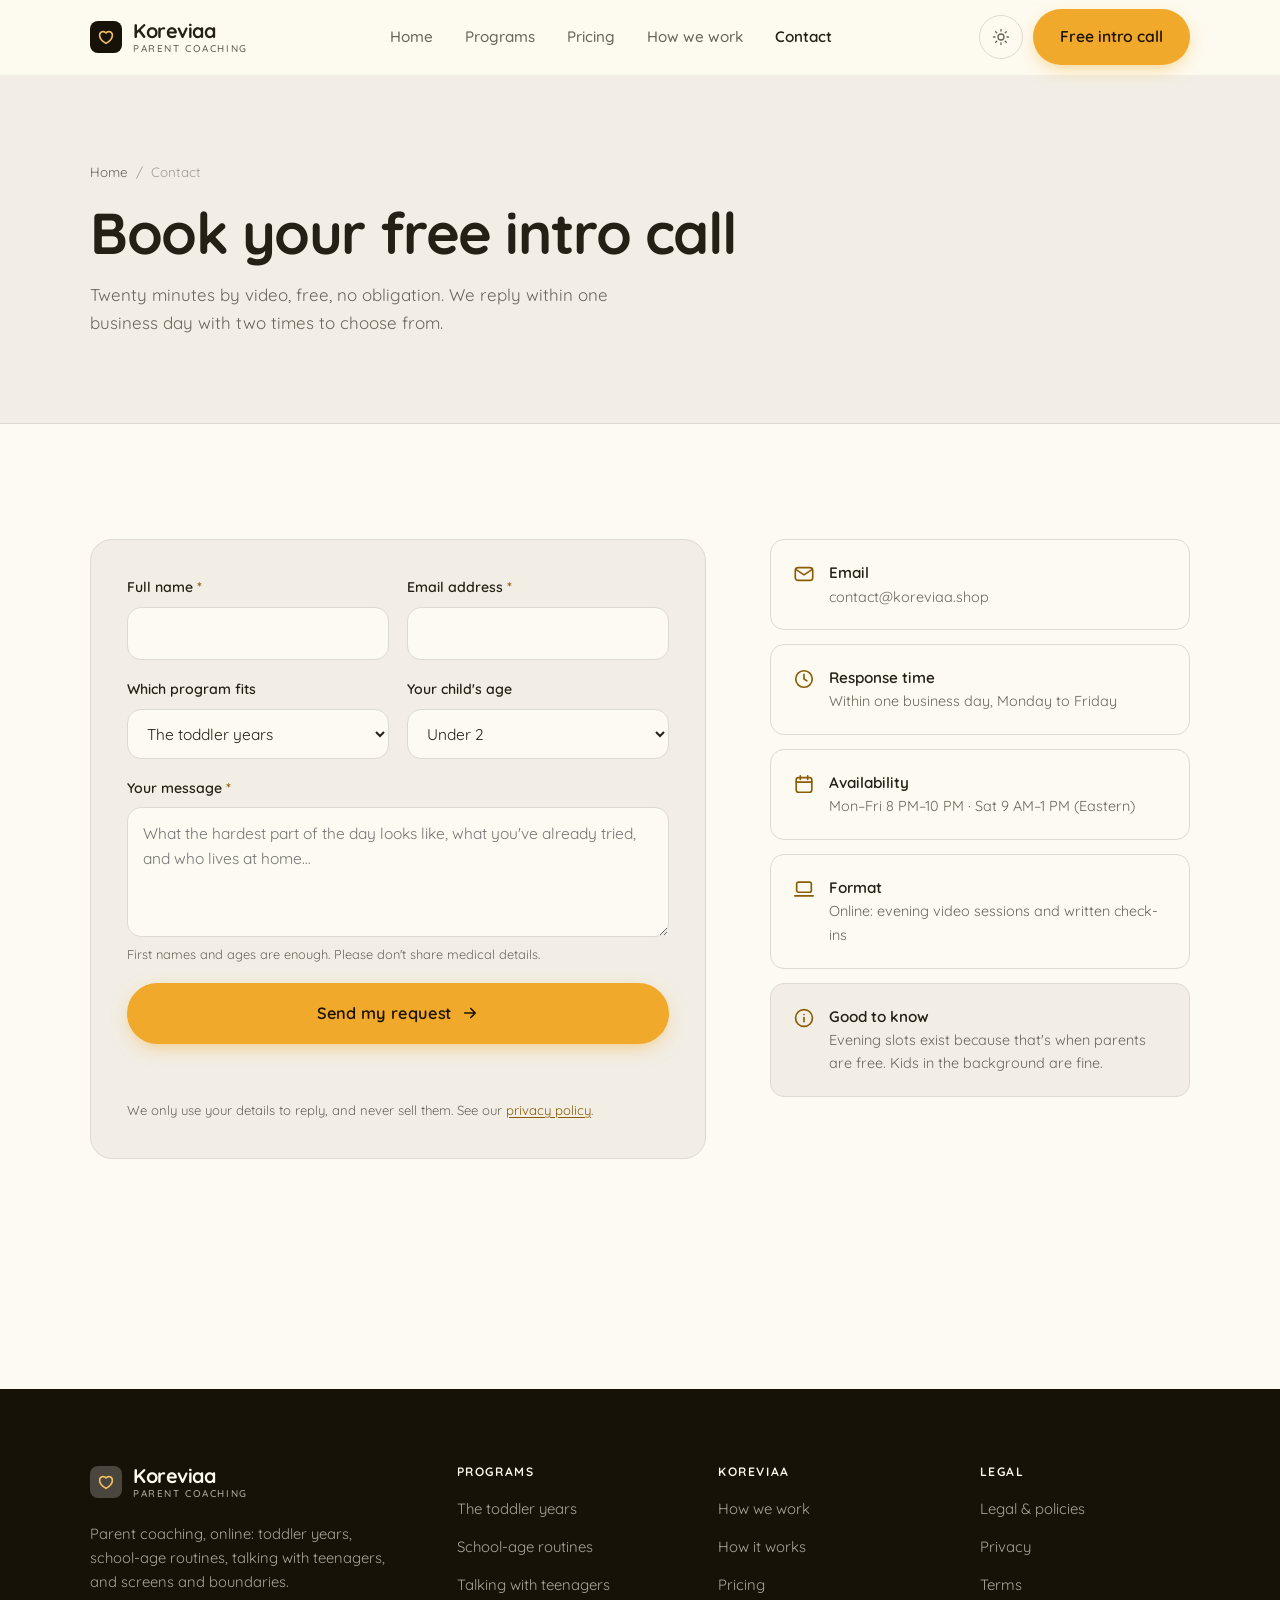
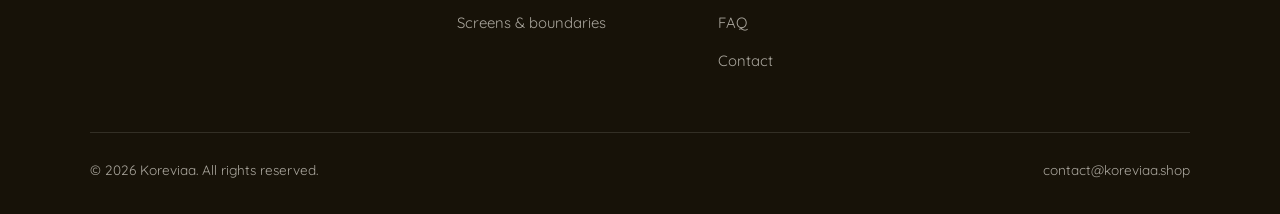
<file: contact.html>
<!DOCTYPE html>
<html lang="en" class="no-js">
<head>
<meta charset="utf-8">
<meta name="viewport" content="width=device-width, initial-scale=1">
<title>Contact — Koreviaa</title>
<meta name="description" content="Book your free 20-minute intro call. We reply within one business day.">
<link rel="canonical" href="https://koreviaa.shop/contact.html">

<meta property="og:type" content="website">
<meta property="og:url" content="https://koreviaa.shop/contact.html">
<meta property="og:site_name" content="Koreviaa">
<meta property="og:locale" content="en_US">
<meta property="og:title" content="Contact — Koreviaa">
<meta property="og:description" content="Book your free 20-minute intro call. We reply within one business day.">
<meta name="theme-color" content="#171208">

<link rel="icon" href="assets/img/favicon.svg" type="image/svg+xml">
<link rel="preconnect" href="https://fonts.googleapis.com">
<link rel="preconnect" href="https://fonts.gstatic.com" crossorigin>
<link rel="stylesheet" href="https://fonts.googleapis.com/css2?family=Quicksand:wght@400..700&display=swap">
<link rel="stylesheet" href="assets/css/style.css">

<!-- Thème appliqué avant le premier rendu (évite le flash) -->
<script>
document.documentElement.classList.remove('no-js');
(function(){try{var t=localStorage.getItem('site-theme');if(t){document.documentElement.setAttribute('data-theme',t);}}catch(e){}})();
</script>
</head>

<body>
<a class="skip-link" href="#main">Skip to main content</a>

<header class="site-header">
  <nav class="wrap nav" aria-label="Main navigation">
    <a class="brand" href="index.html">
      <svg class="brand__mark" viewBox="0 0 64 64" aria-hidden="true">
        <rect class="bm-bg" width="64" height="64" rx="16"/>
        <g class="bm-ic" transform="translate(14 14) scale(1.5)" fill="none" stroke-width="2.1" stroke-linecap="round" stroke-linejoin="round"><path d="M12 20.5s-8.5-4.8-8.5-11A4.8 4.8 0 0 1 12 6.6a4.8 4.8 0 0 1 8.5 2.9c0 6.2-8.5 11-8.5 11z"/></g>
      </svg>
      <span>Koreviaa<span class="brand__sub">Parent coaching</span></span>
    </a>

    <ul class="nav__links" id="nav-links">
      <li><a href="index.html">Home</a></li>
      <li><a href="programs.html">Programs</a></li>
      <li><a href="index.html#pricing">Pricing</a></li>
      <li><a href="about.html">How we work</a></li>
      <li><a href="contact.html" aria-current="page">Contact</a></li>
      <li><a class="btn btn--primary" href="contact.html">Free intro call</a></li>
    </ul>

    <div class="nav__cta">
      <button class="theme-toggle" type="button" aria-label="Switch to dark theme">
        <svg class="icon-sun" viewBox="0 0 24 24" fill="none" stroke="currentColor" stroke-width="1.8" stroke-linecap="round" aria-hidden="true"><circle cx="12" cy="12" r="4"/><path d="M12 2v2m0 16v2M2 12h2m16 0h2M4.9 4.9l1.4 1.4m11.4 11.4 1.4 1.4M19.1 4.9l-1.4 1.4M6.3 17.7l-1.4 1.4"/></svg>
        <svg class="icon-moon" viewBox="0 0 24 24" fill="none" stroke="currentColor" stroke-width="1.8" stroke-linecap="round" stroke-linejoin="round" aria-hidden="true"><path d="M21 12.8A9 9 0 1 1 11.2 3a7 7 0 0 0 9.8 9.8z"/></svg>
      </button>
      <a class="btn btn--primary" href="contact.html">Free intro call</a>
      <button class="nav__toggle" type="button" aria-expanded="false" aria-controls="nav-links" aria-label="Open menu">
        <svg class="icon-open" viewBox="0 0 24 24" fill="none" stroke="currentColor" stroke-width="2" stroke-linecap="round" aria-hidden="true"><path d="M3 6h18M3 12h18M3 18h18"/></svg>
        <svg class="icon-close" viewBox="0 0 24 24" fill="none" stroke="currentColor" stroke-width="2" stroke-linecap="round" aria-hidden="true"><path d="M6 6l12 12M18 6L6 18"/></svg>
      </button>
    </div>
  </nav>
</header>

<main id="main">

<section class="page-head">
  <div class="wrap">
    <nav class="breadcrumb" aria-label="Breadcrumb">
      <a href="index.html">Home</a><span>/</span><span aria-current="page">Contact</span>
    </nav>
    <h1>Book your free intro call</h1>
    <p>Twenty minutes by video, free, no obligation. We reply within one business day with two times to choose from.</p>
  </div>
</section>

<section class="section wrap">
  <div class="form-layout">

    <!--
      FORM: the action attribute holds a placeholder id. Create a free form at
      https://formspree.io and replace VOTRE_ID_FORMSPREE. Until then, the button
      opens the visitor's email app with a pre-filled message to contact@koreviaa.shop.
    -->
    <form class="form" id="contact-form" action="https://formspree.io/f/VOTRE_ID_FORMSPREE" method="POST"
          data-email="contact@koreviaa.shop" data-subject="Intro call request"
          data-msg-mail="Your email app will open with the message ready to send." data-msg-sending="Sending…"
          data-msg-ok="Thanks! Your message is on its way. We reply within one business day." data-msg-err="Sending failed. Please email us directly at">
      <div class="form__row">
        <div class="field">
          <label for="nom">Full name <span class="req" aria-hidden="true">*</span></label>
          <input type="text" id="nom" name="nom" autocomplete="name" required>
        </div>
        <div class="field">
          <label for="email">Email address <span class="req" aria-hidden="true">*</span></label>
          <input type="email" id="email" name="email" autocomplete="email" required>
        </div>
      </div>

      <div class="form__row">
        <div class="field">
          <label for="programme">Which program fits</label>
          <select id="programme" name="programme">
            <option>The toddler years</option>
            <option>School-age routines</option>
            <option>Talking with teenagers</option>
            <option>Screens &amp; boundaries</option>
            <option>Not sure yet</option>
          </select>
        </div>
        <div class="field">
          <label for="niveau">Your child's age</label>
          <select id="niveau" name="niveau">
            <option>Under 2</option>
            <option>2–5</option>
            <option>6–11</option>
            <option>12–15</option>
            <option>16–18</option>
            <option>Several ages</option>
          </select>
        </div>
      </div>

      <div class="field">
        <label for="message">Your message <span class="req" aria-hidden="true">*</span></label>
        <textarea id="message" name="message" required placeholder="What the hardest part of the day looks like, what you've already tried, and who lives at home…"></textarea>
        <span class="field__hint">First names and ages are enough. Please don't share medical details.</span>
      </div>

      <!-- Bot trap: hidden from humans -->
      <div class="visually-hidden" aria-hidden="true">
        <label for="site-web">Leave this field empty</label>
        <input type="text" id="site-web" name="_gotcha" tabindex="-1" autocomplete="off">
      </div>

      <button class="btn btn--primary btn--lg" type="submit">Send my request <svg viewBox="0 0 24 24" fill="none" stroke="currentColor" stroke-width="2.2" stroke-linecap="round" stroke-linejoin="round" aria-hidden="true"><path d="M5 12h14M13 6l6 6-6 6"/></svg></button>

      <p id="form-status" class="form__status" role="status" aria-live="polite"></p>

      <p class="form__note">
        We only use your details to reply, and never sell them. See our <a href="legal.html#privacy">privacy policy</a>.
      </p>
    </form>

    <aside class="contact-aside">
      <div class="contact-card">
        <svg viewBox="0 0 24 24" fill="none" stroke="currentColor" stroke-width="1.8" stroke-linecap="round" stroke-linejoin="round" aria-hidden="true"><rect x="2.5" y="5" width="19" height="14" rx="3"/><path d="M3 7l9 6 9-6"/></svg>
        <div><b>Email</b><a href="mailto:contact@koreviaa.shop">contact@koreviaa.shop</a></div>
      </div>
      <div class="contact-card">
        <svg viewBox="0 0 24 24" fill="none" stroke="currentColor" stroke-width="1.8" stroke-linecap="round" stroke-linejoin="round" aria-hidden="true"><circle cx="12" cy="12" r="9"/><path d="M12 7v5l3.2 2"/></svg>
        <div><b>Response time</b><span>Within one business day, Monday to Friday</span></div>
      </div>
      <div class="contact-card">
        <svg viewBox="0 0 24 24" fill="none" stroke="currentColor" stroke-width="1.8" stroke-linecap="round" stroke-linejoin="round" aria-hidden="true"><rect x="3.5" y="5" width="17" height="16" rx="2.5"/><path d="M8 3v4M16 3v4M3.5 10h17"/></svg>
        <div><b>Availability</b><span>Mon–Fri 8 PM–10 PM · Sat 9 AM–1 PM (Eastern)</span></div>
      </div>
      <div class="contact-card">
        <svg viewBox="0 0 24 24" fill="none" stroke="currentColor" stroke-width="1.8" stroke-linecap="round" stroke-linejoin="round" aria-hidden="true"><rect x="4" y="4.5" width="16" height="11" rx="2"/><path d="M2 19.5h20"/></svg>
        <div><b>Format</b><span>Online: evening video sessions and written check-ins</span></div>
      </div>
      <div class="contact-card contact-card--soft">
        <svg viewBox="0 0 24 24" fill="none" stroke="currentColor" stroke-width="1.8" stroke-linecap="round" stroke-linejoin="round" aria-hidden="true"><circle cx="12" cy="12" r="9.2"/><path d="M12 16v-4.5M12 8.2v.1"/></svg>
        <div><b>Good to know</b><span>Evening slots exist because that's when parents are free. Kids in the background are fine.</span></div>
      </div>
    </aside>

  </div>
</section>

</main>

<footer class="site-footer">
  <div class="wrap">
    <div class="footer__grid">
      <div class="footer__brand">
        <a class="brand" href="index.html">
          <svg class="brand__mark" viewBox="0 0 64 64" aria-hidden="true">
        <rect class="bm-bg" width="64" height="64" rx="16"/>
        <g class="bm-ic" transform="translate(14 14) scale(1.5)" fill="none" stroke-width="2.1" stroke-linecap="round" stroke-linejoin="round"><path d="M12 20.5s-8.5-4.8-8.5-11A4.8 4.8 0 0 1 12 6.6a4.8 4.8 0 0 1 8.5 2.9c0 6.2-8.5 11-8.5 11z"/></g>
      </svg>
          <span>Koreviaa<span class="brand__sub">Parent coaching</span></span>
        </a>
        <p>Parent coaching, online: toddler years, school-age routines, talking with teenagers, and screens and boundaries.</p>
      </div>

      <div class="footer__col">
        <h4>Programs</h4>
        <ul>
          <li><a href="programs.html#toddlers">The toddler years</a></li>
          <li><a href="programs.html#school-age">School-age routines</a></li>
          <li><a href="programs.html#teens">Talking with teenagers</a></li>
          <li><a href="programs.html#screens">Screens &amp; boundaries</a></li>
        </ul>
      </div>

      <div class="footer__col">
        <h4>Koreviaa</h4>
        <ul>
          <li><a href="about.html">How we work</a></li>
          <li><a href="index.html#how-it-works">How it works</a></li>
          <li><a href="index.html#pricing">Pricing</a></li>
          <li><a href="index.html#faq">FAQ</a></li>
          <li><a href="contact.html">Contact</a></li>
        </ul>
      </div>

      <div class="footer__col">
        <h4>Legal</h4>
        <ul>
          <li><a href="legal.html">Legal &amp; policies</a></li>
          <li><a href="legal.html#privacy">Privacy</a></li>
          <li><a href="legal.html#terms">Terms</a></li>
        </ul>
      </div>
    </div>

    <div class="footer__bottom">
      <p>© <span data-year>2026</span> Koreviaa. All rights reserved.</p>
      <p><a href="mailto:contact@koreviaa.shop">contact@koreviaa.shop</a></p>
    </div>
  </div>
</footer>

<script src="assets/js/main.js" defer></script>
</body>
</html>
</file>
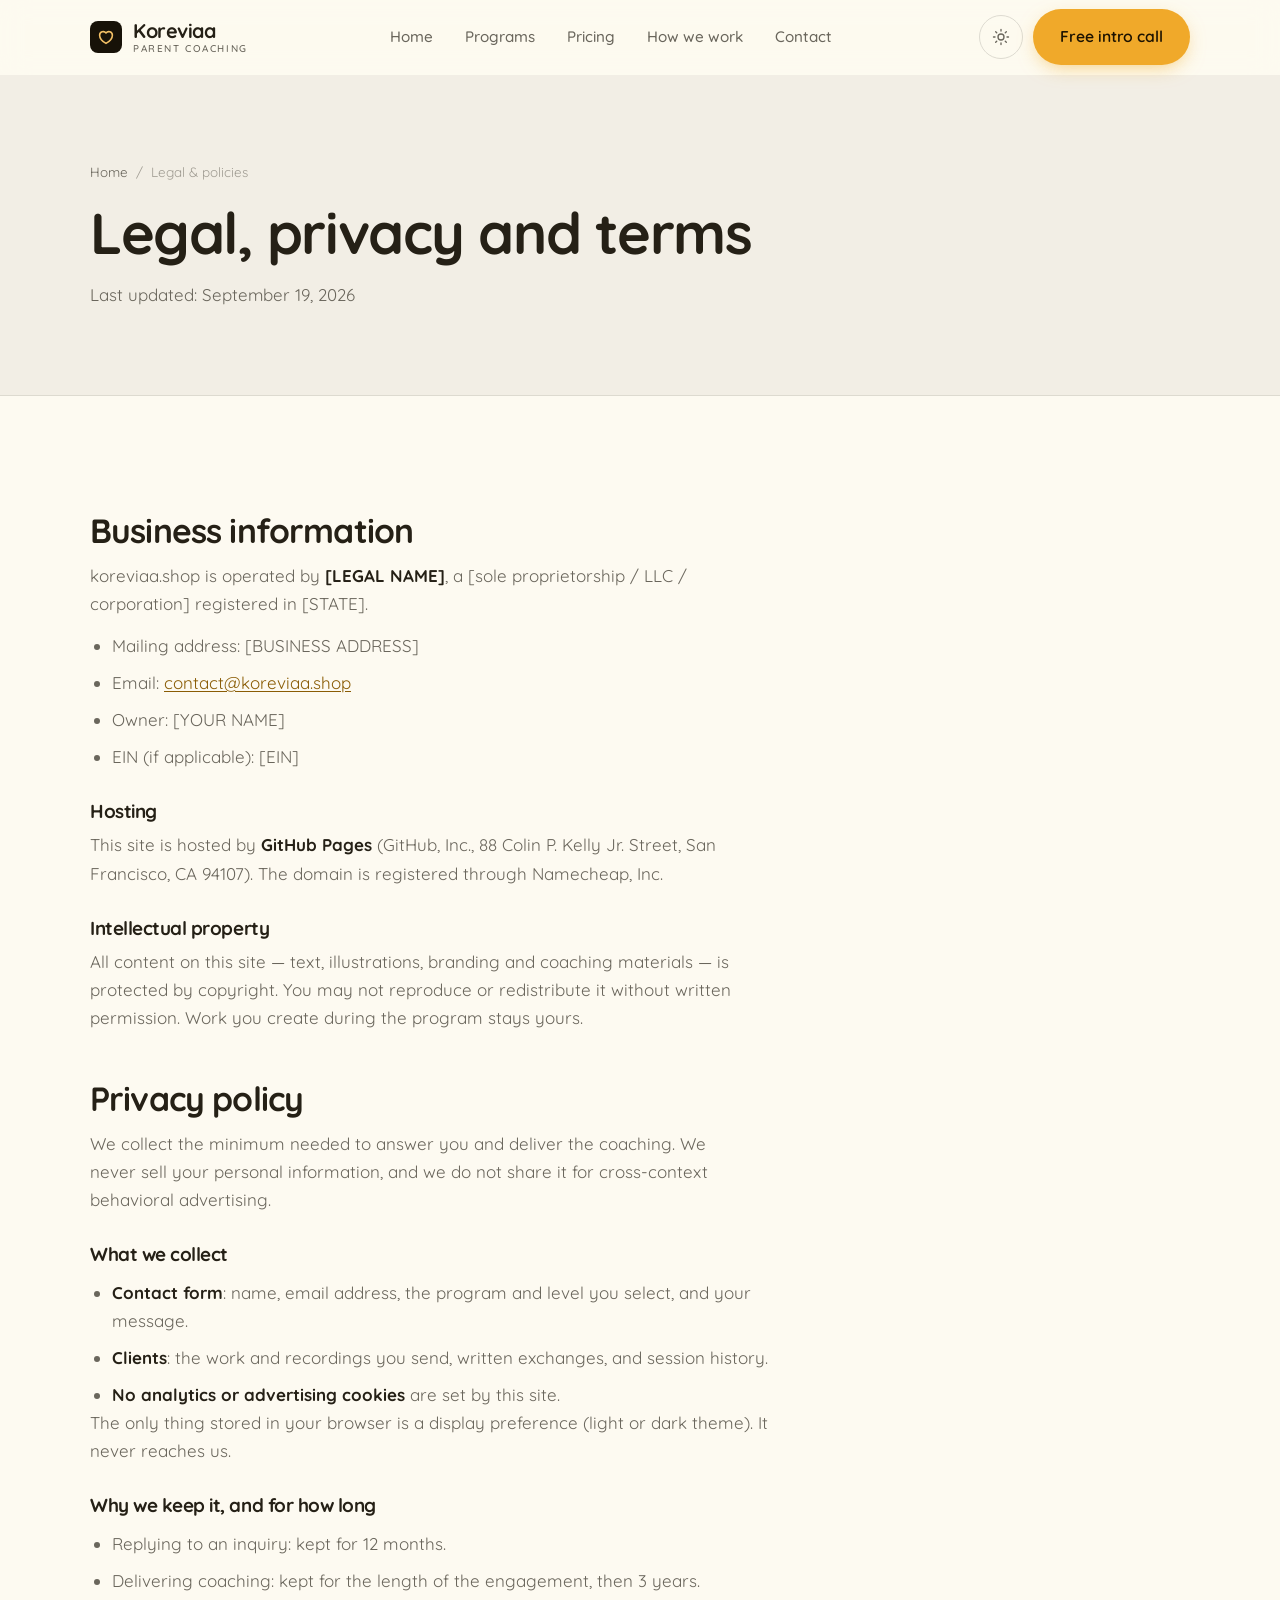
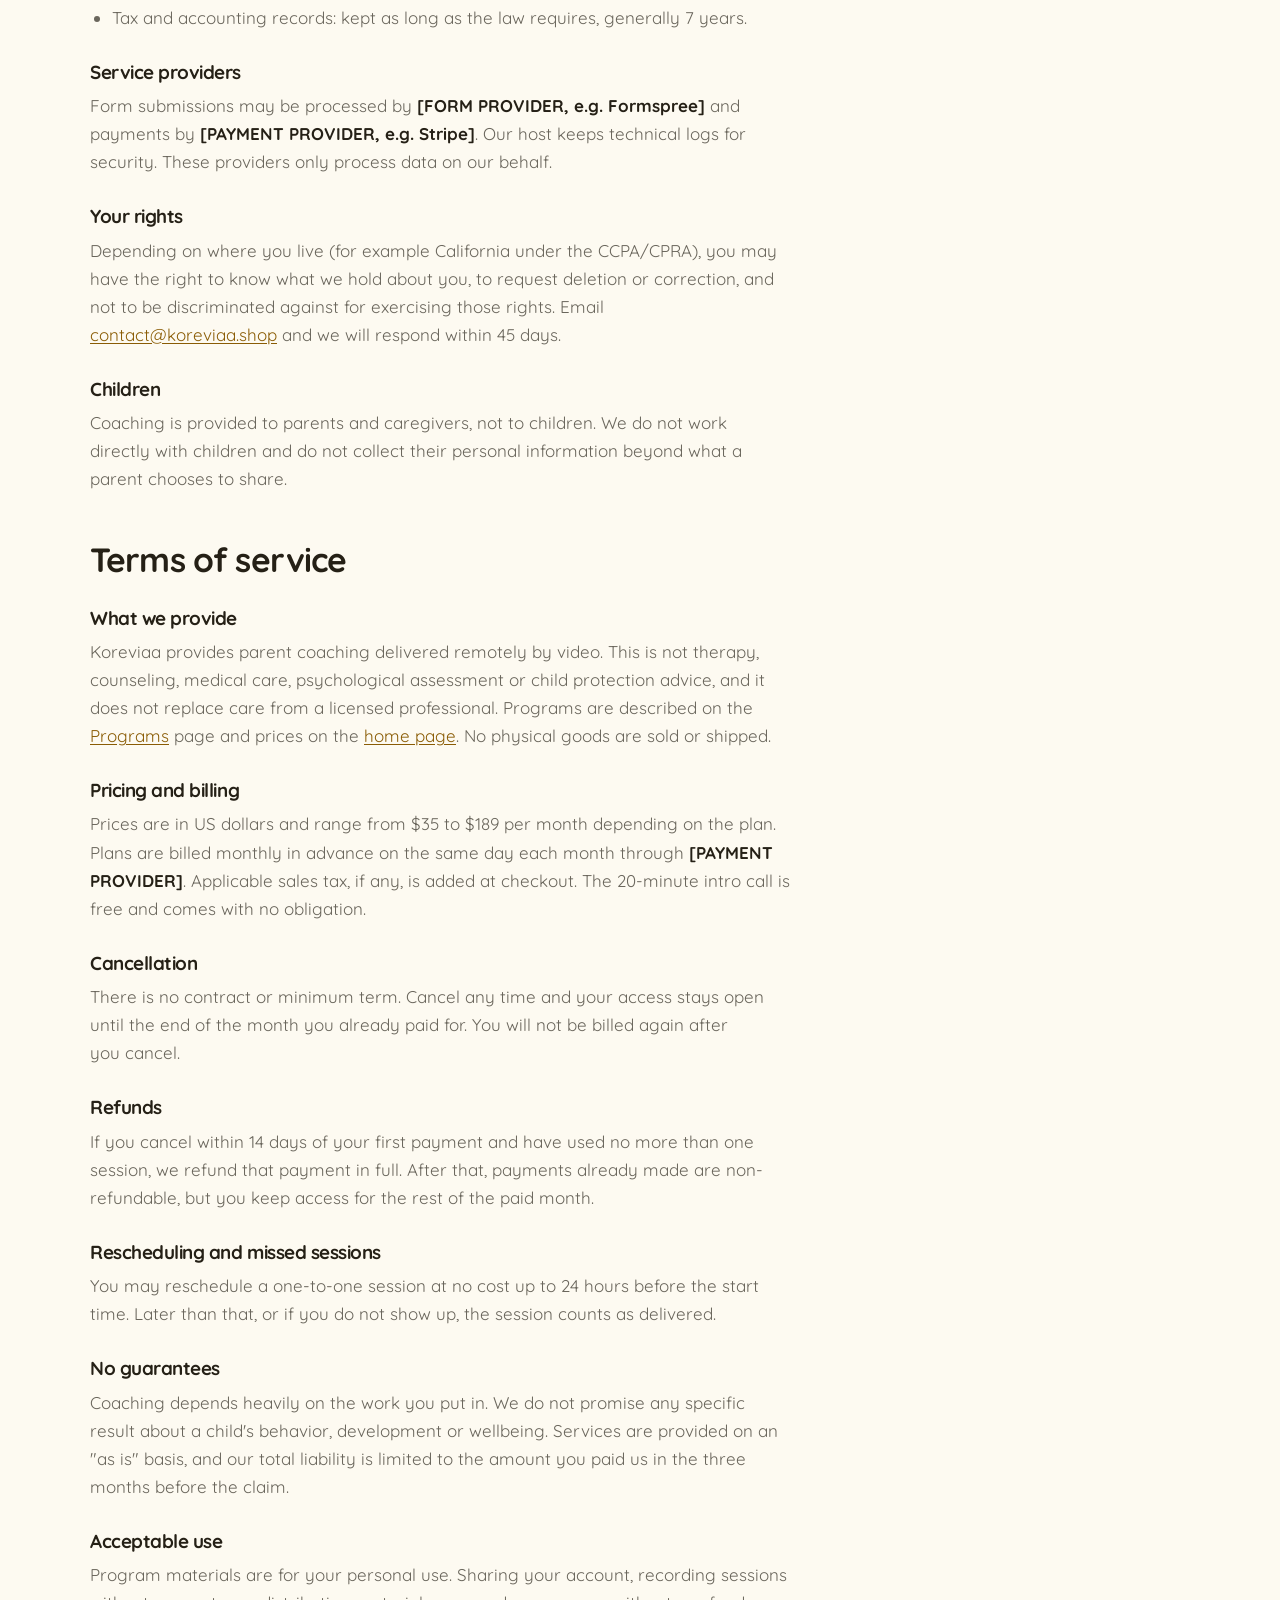
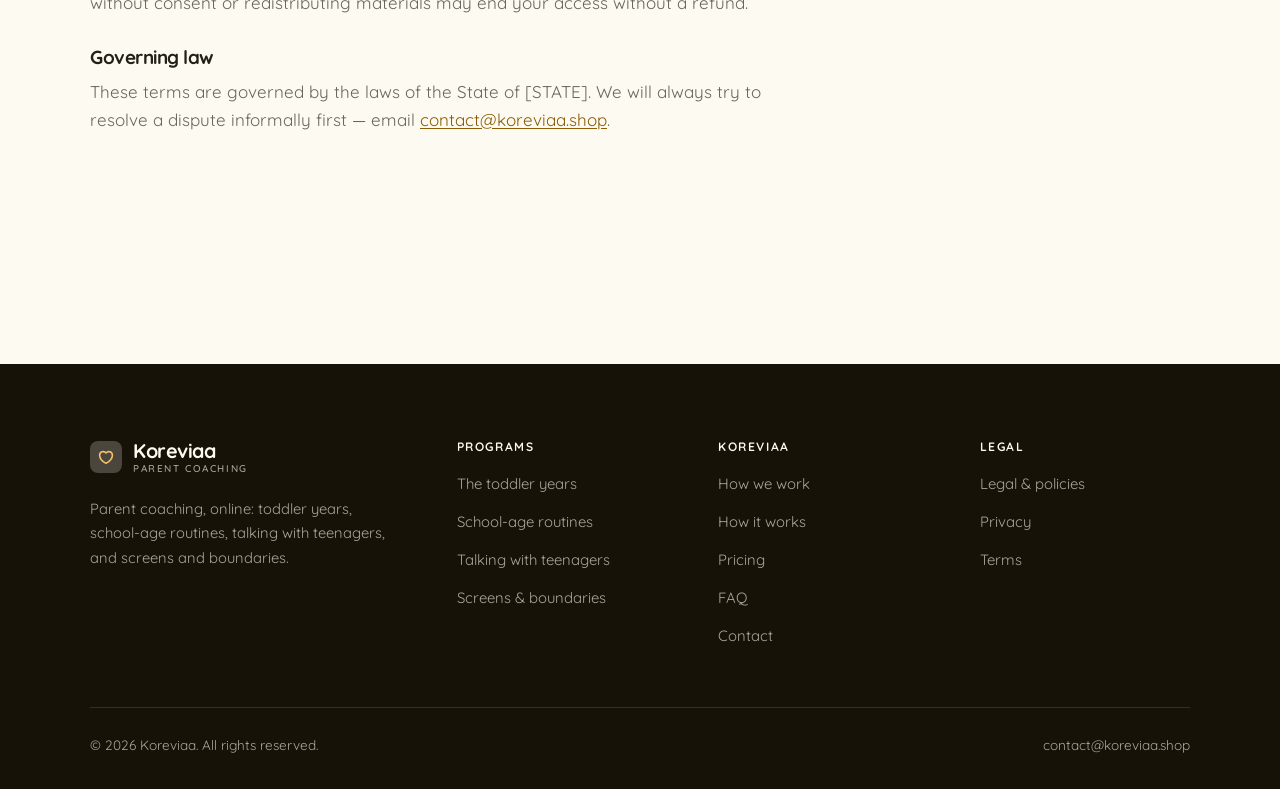
<file: legal.html>
<!DOCTYPE html>
<html lang="en" class="no-js">
<head>
<meta charset="utf-8">
<meta name="viewport" content="width=device-width, initial-scale=1">
<title>Legal, privacy and terms — Koreviaa</title>
<meta name="description" content="Business information, privacy policy and terms of service for Koreviaa.">
<meta name="robots" content="noindex">

<meta property="og:type" content="website">
<meta property="og:url" content="https://koreviaa.shop/legal.html">
<meta property="og:site_name" content="Koreviaa">
<meta property="og:locale" content="en_US">
<meta property="og:title" content="Legal, privacy and terms — Koreviaa">
<meta property="og:description" content="Business information, privacy policy and terms of service for Koreviaa.">
<meta name="theme-color" content="#171208">

<link rel="icon" href="assets/img/favicon.svg" type="image/svg+xml">
<link rel="preconnect" href="https://fonts.googleapis.com">
<link rel="preconnect" href="https://fonts.gstatic.com" crossorigin>
<link rel="stylesheet" href="https://fonts.googleapis.com/css2?family=Quicksand:wght@400..700&display=swap">
<link rel="stylesheet" href="assets/css/style.css">

<!-- Thème appliqué avant le premier rendu (évite le flash) -->
<script>
document.documentElement.classList.remove('no-js');
(function(){try{var t=localStorage.getItem('site-theme');if(t){document.documentElement.setAttribute('data-theme',t);}}catch(e){}})();
</script>
</head>

<body>
<a class="skip-link" href="#main">Skip to main content</a>

<header class="site-header">
  <nav class="wrap nav" aria-label="Main navigation">
    <a class="brand" href="index.html">
      <svg class="brand__mark" viewBox="0 0 64 64" aria-hidden="true">
        <rect class="bm-bg" width="64" height="64" rx="16"/>
        <g class="bm-ic" transform="translate(14 14) scale(1.5)" fill="none" stroke-width="2.1" stroke-linecap="round" stroke-linejoin="round"><path d="M12 20.5s-8.5-4.8-8.5-11A4.8 4.8 0 0 1 12 6.6a4.8 4.8 0 0 1 8.5 2.9c0 6.2-8.5 11-8.5 11z"/></g>
      </svg>
      <span>Koreviaa<span class="brand__sub">Parent coaching</span></span>
    </a>

    <ul class="nav__links" id="nav-links">
      <li><a href="index.html">Home</a></li>
      <li><a href="programs.html">Programs</a></li>
      <li><a href="index.html#pricing">Pricing</a></li>
      <li><a href="about.html">How we work</a></li>
      <li><a href="contact.html">Contact</a></li>
      <li><a class="btn btn--primary" href="contact.html">Free intro call</a></li>
    </ul>

    <div class="nav__cta">
      <button class="theme-toggle" type="button" aria-label="Switch to dark theme">
        <svg class="icon-sun" viewBox="0 0 24 24" fill="none" stroke="currentColor" stroke-width="1.8" stroke-linecap="round" aria-hidden="true"><circle cx="12" cy="12" r="4"/><path d="M12 2v2m0 16v2M2 12h2m16 0h2M4.9 4.9l1.4 1.4m11.4 11.4 1.4 1.4M19.1 4.9l-1.4 1.4M6.3 17.7l-1.4 1.4"/></svg>
        <svg class="icon-moon" viewBox="0 0 24 24" fill="none" stroke="currentColor" stroke-width="1.8" stroke-linecap="round" stroke-linejoin="round" aria-hidden="true"><path d="M21 12.8A9 9 0 1 1 11.2 3a7 7 0 0 0 9.8 9.8z"/></svg>
      </button>
      <a class="btn btn--primary" href="contact.html">Free intro call</a>
      <button class="nav__toggle" type="button" aria-expanded="false" aria-controls="nav-links" aria-label="Open menu">
        <svg class="icon-open" viewBox="0 0 24 24" fill="none" stroke="currentColor" stroke-width="2" stroke-linecap="round" aria-hidden="true"><path d="M3 6h18M3 12h18M3 18h18"/></svg>
        <svg class="icon-close" viewBox="0 0 24 24" fill="none" stroke="currentColor" stroke-width="2" stroke-linecap="round" aria-hidden="true"><path d="M6 6l12 12M18 6L6 18"/></svg>
      </button>
    </div>
  </nav>
</header>

<main id="main">

<section class="page-head">
  <div class="wrap">
    <nav class="breadcrumb" aria-label="Breadcrumb">
      <a href="index.html">Home</a><span>/</span><span aria-current="page">Legal &amp; policies</span>
    </nav>
    <h1>Legal, privacy and terms</h1>
    <p>Last updated: <time datetime="2026-09-19">September 19, 2026</time></p>
  </div>
</section>

<section class="section wrap">
  <div class="prose">

    <!--
      TO DO: this is a skeleton, not legal advice. Replace every [BRACKET] with
      your real details before selling, and have a lawyer review it if you can.
      Consumer protection rules differ by state.
    -->

    <h2 id="business">Business information</h2>
    <p>
      koreviaa.shop is operated by <strong>[LEGAL NAME]</strong>, a [sole proprietorship / LLC / corporation]
      registered in [STATE].
    </p>
    <ul>
      <li>Mailing address: [BUSINESS ADDRESS]</li>
      <li>Email: <a href="mailto:contact@koreviaa.shop">contact@koreviaa.shop</a></li>
      <li>Owner: [YOUR NAME]</li>
      <li>EIN (if applicable): [EIN]</li>
    </ul>

    <h3>Hosting</h3>
    <p>
      This site is hosted by <strong>GitHub Pages</strong> (GitHub, Inc., 88 Colin P. Kelly Jr. Street,
      San Francisco, CA 94107). The domain is registered through Namecheap, Inc.
    </p>

    <h3>Intellectual property</h3>
    <p>
      All content on this site — text, illustrations, branding and coaching materials — is protected by
      copyright. You may not reproduce or redistribute it without written permission. Work you create during
      the program stays yours.
    </p>

    <h2 id="privacy">Privacy policy</h2>
    <p>
      We collect the minimum needed to answer you and deliver the coaching. We never sell your personal
      information, and we do not share it for cross-context behavioral advertising.
    </p>
    <h3>What we collect</h3>
    <ul>
      <li><strong>Contact form</strong>: name, email address, the program and level you select, and your message.</li>
      <li><strong>Clients</strong>: the work and recordings you send, written exchanges, and session history.</li>
      <li><strong>No analytics or advertising cookies</strong> are set by this site.</li>
    </ul>
    <p>
      The only thing stored in your browser is a display preference (light or dark theme). It never reaches us.
    </p>
    <h3>Why we keep it, and for how long</h3>
    <ul>
      <li>Replying to an inquiry: kept for 12 months.</li>
      <li>Delivering coaching: kept for the length of the engagement, then 3 years.</li>
      <li>Tax and accounting records: kept as long as the law requires, generally 7 years.</li>
    </ul>
    <h3>Service providers</h3>
    <p>
      Form submissions may be processed by <strong>[FORM PROVIDER, e.g. Formspree]</strong> and payments by
      <strong>[PAYMENT PROVIDER, e.g. Stripe]</strong>. Our host keeps technical logs for security. These
      providers only process data on our behalf.
    </p>
    <h3>Your rights</h3>
    <p>
      Depending on where you live (for example California under the CCPA/CPRA), you may have the right to
      know what we hold about you, to request deletion or correction, and not to be discriminated against for
      exercising those rights. Email <a href="mailto:contact@koreviaa.shop">contact@koreviaa.shop</a> and we will respond within 45 days.
    </p>
    <h3>Children</h3>
    <p>
      Coaching is provided to parents and caregivers, not to children. We do not work directly with children and do not collect their personal information beyond what a parent chooses to share.
    </p>

    <h2 id="terms">Terms of service</h2>
    <h3>What we provide</h3>
    <p>
      Koreviaa provides parent coaching delivered remotely by video. This is not therapy, counseling, medical care, psychological assessment or child protection advice, and it does not replace care from a licensed professional. Programs are described on the
      <a href="programs.html">Programs</a> page and prices on the <a href="index.html#pricing">home page</a>.
      No physical goods are sold or shipped.
    </p>
    <h3>Pricing and billing</h3>
    <p>
      Prices are in US dollars and range from $35 to $189 per month
      depending on the plan. Plans are billed monthly in advance on the same day each month through
      <strong>[PAYMENT PROVIDER]</strong>. Applicable sales tax, if any, is added at checkout.
      The 20-minute intro call is free and comes with no obligation.
    </p>
    <h3>Cancellation</h3>
    <p>
      There is no contract or minimum term. Cancel any time and your access stays open until the end of the
      month you already paid for. You will not be billed again after you cancel.
    </p>
    <h3>Refunds</h3>
    <p>
      If you cancel within 14 days of your first payment and have used no more than one session, we refund
      that payment in full. After that, payments already made are non-refundable, but you keep access for the
      rest of the paid month.
    </p>
    <h3>Rescheduling and missed sessions</h3>
    <p>
      You may reschedule a one-to-one session at no cost up to 24 hours before the start time. Later than
      that, or if you do not show up, the session counts as delivered.
    </p>
    <h3>No guarantees</h3>
    <p>
      Coaching depends heavily on the work you put in. We do not promise any specific result
      about a child's behavior, development or wellbeing. Services are provided on an "as is" basis, and our total
      liability is limited to the amount you paid us in the three months before the claim.
    </p>
    <h3>Acceptable use</h3>
    <p>
      Program materials are for your personal use. Sharing your account, recording sessions without consent
      or redistributing materials may end your access without a refund.
    </p>
    <h3>Governing law</h3>
    <p>
      These terms are governed by the laws of the State of [STATE]. We will always try to resolve a dispute
      informally first — email <a href="mailto:contact@koreviaa.shop">contact@koreviaa.shop</a>.
    </p>

  </div>
</section>

</main>

<footer class="site-footer">
  <div class="wrap">
    <div class="footer__grid">
      <div class="footer__brand">
        <a class="brand" href="index.html">
          <svg class="brand__mark" viewBox="0 0 64 64" aria-hidden="true">
        <rect class="bm-bg" width="64" height="64" rx="16"/>
        <g class="bm-ic" transform="translate(14 14) scale(1.5)" fill="none" stroke-width="2.1" stroke-linecap="round" stroke-linejoin="round"><path d="M12 20.5s-8.5-4.8-8.5-11A4.8 4.8 0 0 1 12 6.6a4.8 4.8 0 0 1 8.5 2.9c0 6.2-8.5 11-8.5 11z"/></g>
      </svg>
          <span>Koreviaa<span class="brand__sub">Parent coaching</span></span>
        </a>
        <p>Parent coaching, online: toddler years, school-age routines, talking with teenagers, and screens and boundaries.</p>
      </div>

      <div class="footer__col">
        <h4>Programs</h4>
        <ul>
          <li><a href="programs.html#toddlers">The toddler years</a></li>
          <li><a href="programs.html#school-age">School-age routines</a></li>
          <li><a href="programs.html#teens">Talking with teenagers</a></li>
          <li><a href="programs.html#screens">Screens &amp; boundaries</a></li>
        </ul>
      </div>

      <div class="footer__col">
        <h4>Koreviaa</h4>
        <ul>
          <li><a href="about.html">How we work</a></li>
          <li><a href="index.html#how-it-works">How it works</a></li>
          <li><a href="index.html#pricing">Pricing</a></li>
          <li><a href="index.html#faq">FAQ</a></li>
          <li><a href="contact.html">Contact</a></li>
        </ul>
      </div>

      <div class="footer__col">
        <h4>Legal</h4>
        <ul>
          <li><a href="legal.html">Legal &amp; policies</a></li>
          <li><a href="legal.html#privacy">Privacy</a></li>
          <li><a href="legal.html#terms">Terms</a></li>
        </ul>
      </div>
    </div>

    <div class="footer__bottom">
      <p>© <span data-year>2026</span> Koreviaa. All rights reserved.</p>
      <p><a href="mailto:contact@koreviaa.shop">contact@koreviaa.shop</a></p>
    </div>
  </div>
</footer>

<script src="assets/js/main.js" defer></script>
</body>
</html>
</file>
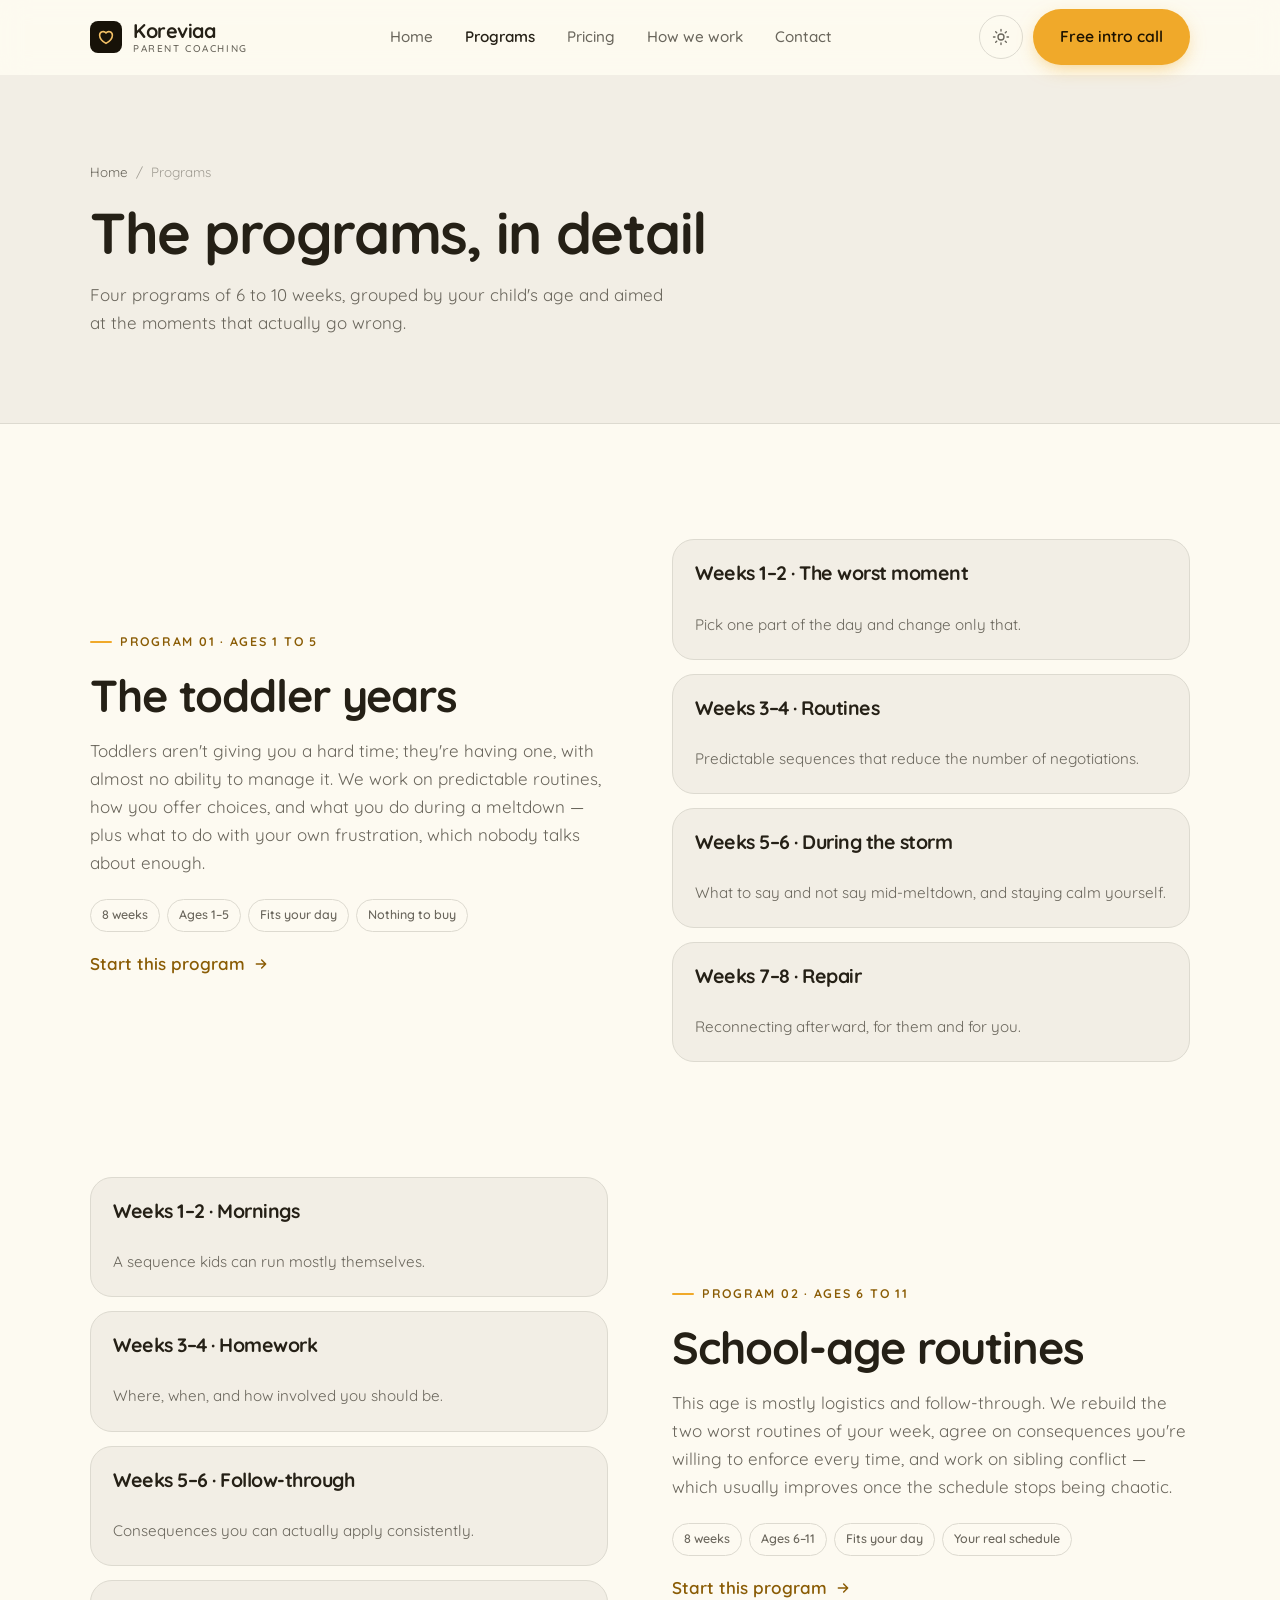
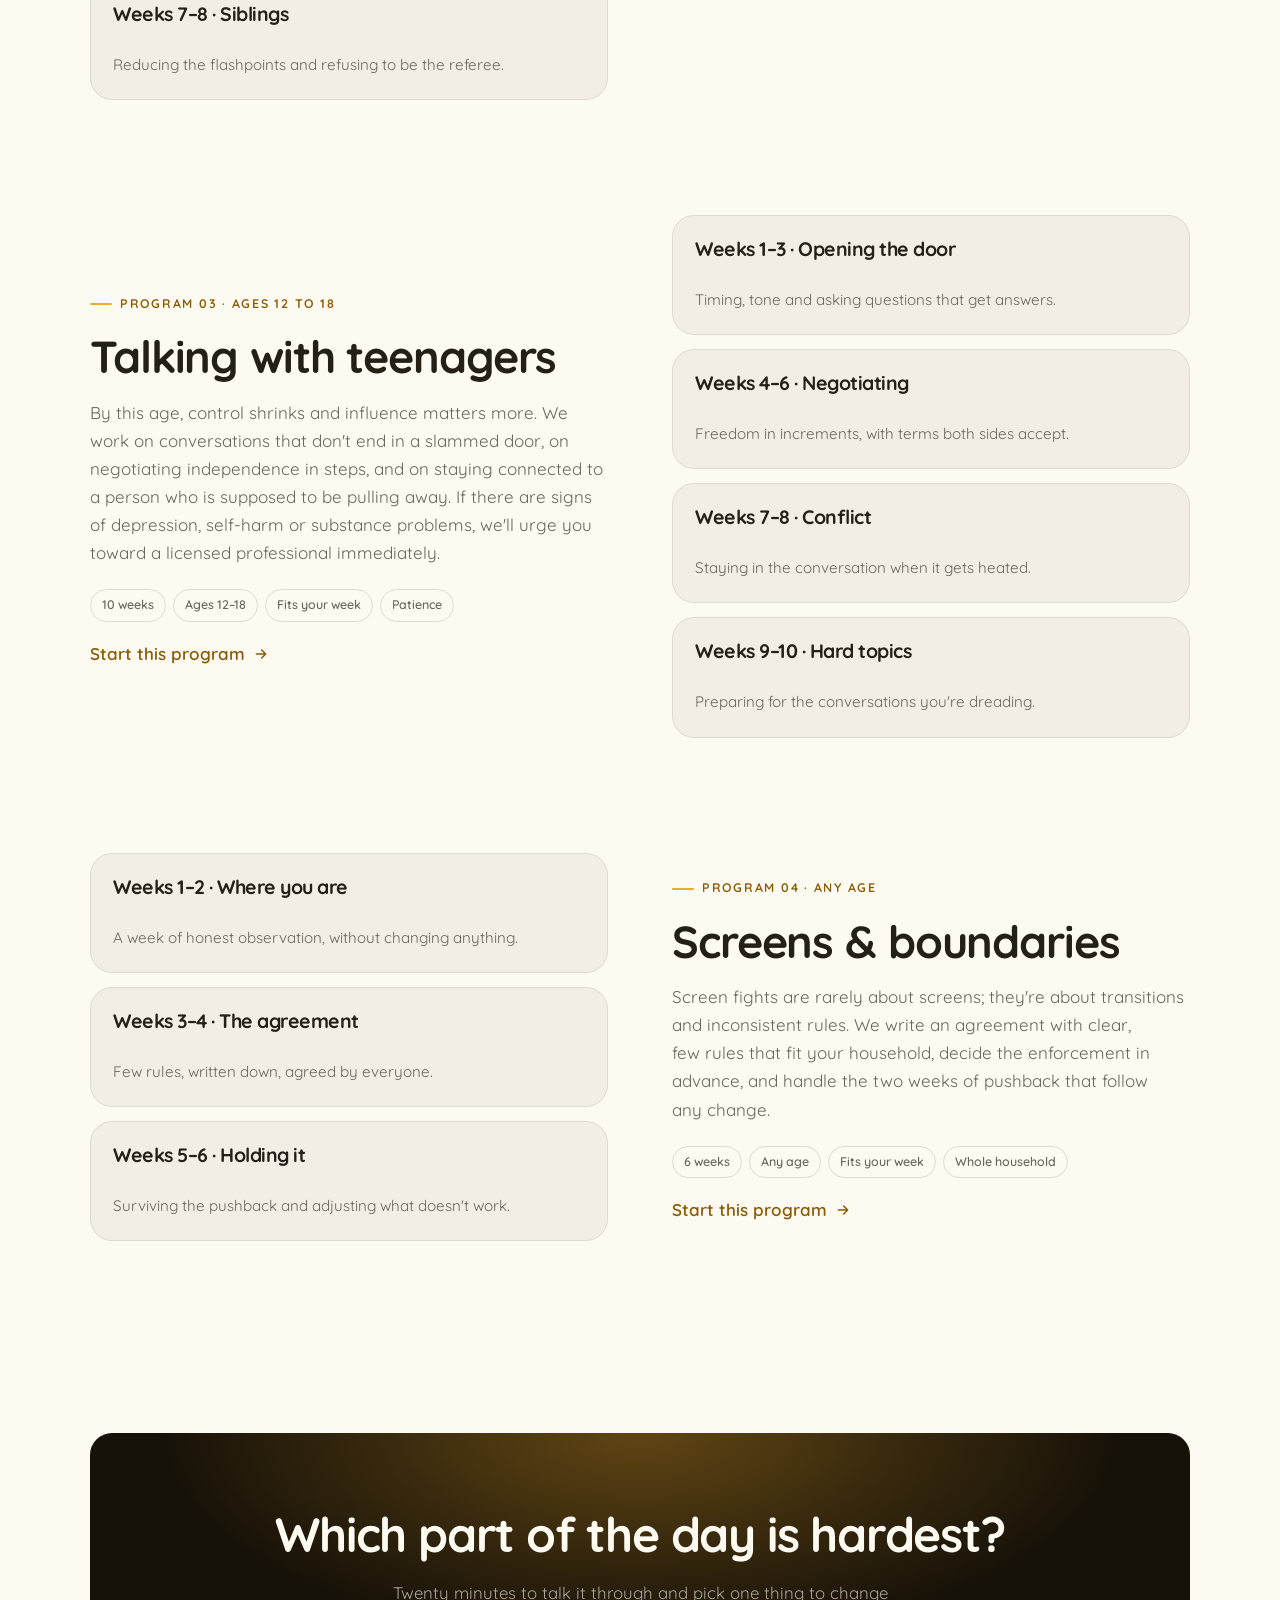
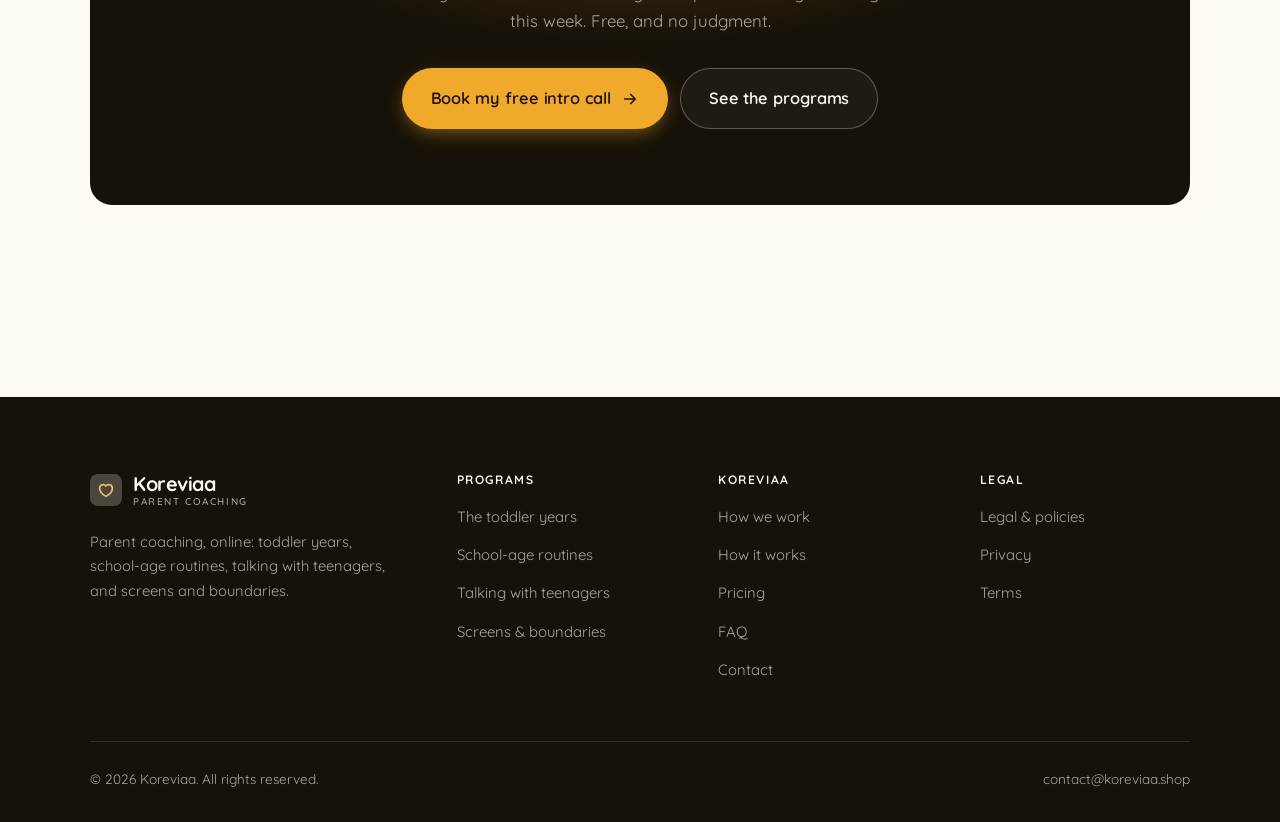
<file: programs.html>
<!DOCTYPE html>
<html lang="en" class="no-js">
<head>
<meta charset="utf-8">
<meta name="viewport" content="width=device-width, initial-scale=1">
<title>Programs — Koreviaa</title>
<meta name="description" content="Parent coaching programs: toddler years, school-age routines, teenagers, screens and boundaries. Week by week.">
<link rel="canonical" href="https://koreviaa.shop/programs.html">

<meta property="og:type" content="website">
<meta property="og:url" content="https://koreviaa.shop/programs.html">
<meta property="og:site_name" content="Koreviaa">
<meta property="og:locale" content="en_US">
<meta property="og:title" content="Programs — Koreviaa">
<meta property="og:description" content="Parent coaching programs: toddler years, school-age routines, teenagers, screens and boundaries. Week by week.">
<meta name="theme-color" content="#171208">

<link rel="icon" href="assets/img/favicon.svg" type="image/svg+xml">
<link rel="preconnect" href="https://fonts.googleapis.com">
<link rel="preconnect" href="https://fonts.gstatic.com" crossorigin>
<link rel="stylesheet" href="https://fonts.googleapis.com/css2?family=Quicksand:wght@400..700&display=swap">
<link rel="stylesheet" href="assets/css/style.css">

<!-- Thème appliqué avant le premier rendu (évite le flash) -->
<script>
document.documentElement.classList.remove('no-js');
(function(){try{var t=localStorage.getItem('site-theme');if(t){document.documentElement.setAttribute('data-theme',t);}}catch(e){}})();
</script>
</head>

<body>
<a class="skip-link" href="#main">Skip to main content</a>

<header class="site-header">
  <nav class="wrap nav" aria-label="Main navigation">
    <a class="brand" href="index.html">
      <svg class="brand__mark" viewBox="0 0 64 64" aria-hidden="true">
        <rect class="bm-bg" width="64" height="64" rx="16"/>
        <g class="bm-ic" transform="translate(14 14) scale(1.5)" fill="none" stroke-width="2.1" stroke-linecap="round" stroke-linejoin="round"><path d="M12 20.5s-8.5-4.8-8.5-11A4.8 4.8 0 0 1 12 6.6a4.8 4.8 0 0 1 8.5 2.9c0 6.2-8.5 11-8.5 11z"/></g>
      </svg>
      <span>Koreviaa<span class="brand__sub">Parent coaching</span></span>
    </a>

    <ul class="nav__links" id="nav-links">
      <li><a href="index.html">Home</a></li>
      <li><a href="programs.html" aria-current="page">Programs</a></li>
      <li><a href="index.html#pricing">Pricing</a></li>
      <li><a href="about.html">How we work</a></li>
      <li><a href="contact.html">Contact</a></li>
      <li><a class="btn btn--primary" href="contact.html">Free intro call</a></li>
    </ul>

    <div class="nav__cta">
      <button class="theme-toggle" type="button" aria-label="Switch to dark theme">
        <svg class="icon-sun" viewBox="0 0 24 24" fill="none" stroke="currentColor" stroke-width="1.8" stroke-linecap="round" aria-hidden="true"><circle cx="12" cy="12" r="4"/><path d="M12 2v2m0 16v2M2 12h2m16 0h2M4.9 4.9l1.4 1.4m11.4 11.4 1.4 1.4M19.1 4.9l-1.4 1.4M6.3 17.7l-1.4 1.4"/></svg>
        <svg class="icon-moon" viewBox="0 0 24 24" fill="none" stroke="currentColor" stroke-width="1.8" stroke-linecap="round" stroke-linejoin="round" aria-hidden="true"><path d="M21 12.8A9 9 0 1 1 11.2 3a7 7 0 0 0 9.8 9.8z"/></svg>
      </button>
      <a class="btn btn--primary" href="contact.html">Free intro call</a>
      <button class="nav__toggle" type="button" aria-expanded="false" aria-controls="nav-links" aria-label="Open menu">
        <svg class="icon-open" viewBox="0 0 24 24" fill="none" stroke="currentColor" stroke-width="2" stroke-linecap="round" aria-hidden="true"><path d="M3 6h18M3 12h18M3 18h18"/></svg>
        <svg class="icon-close" viewBox="0 0 24 24" fill="none" stroke="currentColor" stroke-width="2" stroke-linecap="round" aria-hidden="true"><path d="M6 6l12 12M18 6L6 18"/></svg>
      </button>
    </div>
  </nav>
</header>

<main id="main">

<section class="page-head">
  <div class="wrap">
    <nav class="breadcrumb" aria-label="Breadcrumb">
      <a href="index.html">Home</a><span>/</span><span aria-current="page">Programs</span>
    </nav>
    <h1>The programs, in detail</h1>
    <p>Four programs of 6 to 10 weeks, grouped by your child's age and aimed at the moments that actually go wrong.</p>
  </div>
</section>

<section class="section wrap" id="toddlers">
  <div class="split reveal">
    <div>
      <span class="eyebrow">Program 01 · Ages 1 to 5</span>
      <h2>The toddler years</h2>
      <p>Toddlers aren't giving you a hard time; they're having one, with almost no ability to manage it. We work on predictable routines, how you offer choices, and what you do during a meltdown — plus what to do with your own frustration, which nobody talks about enough.</p>
      <ul class="tags"><li>8 weeks</li><li>Ages 1–5</li><li>Fits your day</li><li>Nothing to buy</li></ul>
      <p><a class="arrow-link" href="contact.html">Start this program <svg viewBox="0 0 24 24" fill="none" stroke="currentColor" stroke-width="2.2" stroke-linecap="round" stroke-linejoin="round" aria-hidden="true"><path d="M5 12h14M13 6l6 6-6 6"/></svg></a></p>
    </div>
    <div class="grid grid--2 grid--tight">
      <article class="card card--sm">
        <h3>Weeks 1–2 · The worst moment</h3>
        <p>Pick one part of the day and change only that.</p>
      </article>
      <article class="card card--sm">
        <h3>Weeks 3–4 · Routines</h3>
        <p>Predictable sequences that reduce the number of negotiations.</p>
      </article>
      <article class="card card--sm">
        <h3>Weeks 5–6 · During the storm</h3>
        <p>What to say and not say mid-meltdown, and staying calm yourself.</p>
      </article>
      <article class="card card--sm">
        <h3>Weeks 7–8 · Repair</h3>
        <p>Reconnecting afterward, for them and for you.</p>
      </article>
    </div>
  </div>
</section>

<section class="section section--flush wrap" id="school-age">
  <div class="split reveal">
    <div class="grid grid--2 grid--tight">
      <article class="card card--sm">
        <h3>Weeks 1–2 · Mornings</h3>
        <p>A sequence kids can run mostly themselves.</p>
      </article>
      <article class="card card--sm">
        <h3>Weeks 3–4 · Homework</h3>
        <p>Where, when, and how involved you should be.</p>
      </article>
      <article class="card card--sm">
        <h3>Weeks 5–6 · Follow-through</h3>
        <p>Consequences you can actually apply consistently.</p>
      </article>
      <article class="card card--sm">
        <h3>Weeks 7–8 · Siblings</h3>
        <p>Reducing the flashpoints and refusing to be the referee.</p>
      </article>
    </div>
    <div>
      <span class="eyebrow">Program 02 · Ages 6 to 11</span>
      <h2>School-age routines</h2>
      <p>This age is mostly logistics and follow-through. We rebuild the two worst routines of your week, agree on consequences you're willing to enforce every time, and work on sibling conflict — which usually improves once the schedule stops being chaotic.</p>
      <ul class="tags"><li>8 weeks</li><li>Ages 6–11</li><li>Fits your day</li><li>Your real schedule</li></ul>
      <p><a class="arrow-link" href="contact.html">Start this program <svg viewBox="0 0 24 24" fill="none" stroke="currentColor" stroke-width="2.2" stroke-linecap="round" stroke-linejoin="round" aria-hidden="true"><path d="M5 12h14M13 6l6 6-6 6"/></svg></a></p>
    </div>
  </div>
</section>

<section class="section section--flush wrap" id="teens">
  <div class="split reveal">
    <div>
      <span class="eyebrow">Program 03 · Ages 12 to 18</span>
      <h2>Talking with teenagers</h2>
      <p>By this age, control shrinks and influence matters more. We work on conversations that don't end in a slammed door, on negotiating independence in steps, and on staying connected to a person who is supposed to be pulling away. If there are signs of depression, self-harm or substance problems, we'll urge you toward a licensed professional immediately.</p>
      <ul class="tags"><li>10 weeks</li><li>Ages 12–18</li><li>Fits your week</li><li>Patience</li></ul>
      <p><a class="arrow-link" href="contact.html">Start this program <svg viewBox="0 0 24 24" fill="none" stroke="currentColor" stroke-width="2.2" stroke-linecap="round" stroke-linejoin="round" aria-hidden="true"><path d="M5 12h14M13 6l6 6-6 6"/></svg></a></p>
    </div>
    <div class="grid grid--2 grid--tight">
      <article class="card card--sm">
        <h3>Weeks 1–3 · Opening the door</h3>
        <p>Timing, tone and asking questions that get answers.</p>
      </article>
      <article class="card card--sm">
        <h3>Weeks 4–6 · Negotiating</h3>
        <p>Freedom in increments, with terms both sides accept.</p>
      </article>
      <article class="card card--sm">
        <h3>Weeks 7–8 · Conflict</h3>
        <p>Staying in the conversation when it gets heated.</p>
      </article>
      <article class="card card--sm">
        <h3>Weeks 9–10 · Hard topics</h3>
        <p>Preparing for the conversations you're dreading.</p>
      </article>
    </div>
  </div>
</section>

<section class="section section--flush wrap" id="screens">
  <div class="split reveal">
    <div class="grid grid--2 grid--tight">
      <article class="card card--sm">
        <h3>Weeks 1–2 · Where you are</h3>
        <p>A week of honest observation, without changing anything.</p>
      </article>
      <article class="card card--sm">
        <h3>Weeks 3–4 · The agreement</h3>
        <p>Few rules, written down, agreed by everyone.</p>
      </article>
      <article class="card card--sm">
        <h3>Weeks 5–6 · Holding it</h3>
        <p>Surviving the pushback and adjusting what doesn't work.</p>
      </article>
    </div>
    <div>
      <span class="eyebrow">Program 04 · Any age</span>
      <h2>Screens &amp; boundaries</h2>
      <p>Screen fights are rarely about screens; they're about transitions and inconsistent rules. We write an agreement with clear, few rules that fit your household, decide the enforcement in advance, and handle the two weeks of pushback that follow any change.</p>
      <ul class="tags"><li>6 weeks</li><li>Any age</li><li>Fits your week</li><li>Whole household</li></ul>
      <p><a class="arrow-link" href="contact.html">Start this program <svg viewBox="0 0 24 24" fill="none" stroke="currentColor" stroke-width="2.2" stroke-linecap="round" stroke-linejoin="round" aria-hidden="true"><path d="M5 12h14M13 6l6 6-6 6"/></svg></a></p>
    </div>
  </div>
</section>

<section class="wrap section--tight">
  <div class="cta-band reveal">
    <h2>Which part of the day is hardest?</h2>
    <p>Twenty minutes to talk it through and pick one thing to change this week. Free, and no judgment.</p>
    <div class="hero__actions">
      <a class="btn btn--primary btn--lg" href="contact.html">Book my free intro call <svg viewBox="0 0 24 24" fill="none" stroke="currentColor" stroke-width="2.2" stroke-linecap="round" stroke-linejoin="round" aria-hidden="true"><path d="M5 12h14M13 6l6 6-6 6"/></svg></a>
      <a class="btn btn--on-dark btn--lg" href="programs.html">See the programs</a>
    </div>
  </div>
</section>

</main>

<footer class="site-footer">
  <div class="wrap">
    <div class="footer__grid">
      <div class="footer__brand">
        <a class="brand" href="index.html">
          <svg class="brand__mark" viewBox="0 0 64 64" aria-hidden="true">
        <rect class="bm-bg" width="64" height="64" rx="16"/>
        <g class="bm-ic" transform="translate(14 14) scale(1.5)" fill="none" stroke-width="2.1" stroke-linecap="round" stroke-linejoin="round"><path d="M12 20.5s-8.5-4.8-8.5-11A4.8 4.8 0 0 1 12 6.6a4.8 4.8 0 0 1 8.5 2.9c0 6.2-8.5 11-8.5 11z"/></g>
      </svg>
          <span>Koreviaa<span class="brand__sub">Parent coaching</span></span>
        </a>
        <p>Parent coaching, online: toddler years, school-age routines, talking with teenagers, and screens and boundaries.</p>
      </div>

      <div class="footer__col">
        <h4>Programs</h4>
        <ul>
          <li><a href="programs.html#toddlers">The toddler years</a></li>
          <li><a href="programs.html#school-age">School-age routines</a></li>
          <li><a href="programs.html#teens">Talking with teenagers</a></li>
          <li><a href="programs.html#screens">Screens &amp; boundaries</a></li>
        </ul>
      </div>

      <div class="footer__col">
        <h4>Koreviaa</h4>
        <ul>
          <li><a href="about.html">How we work</a></li>
          <li><a href="index.html#how-it-works">How it works</a></li>
          <li><a href="index.html#pricing">Pricing</a></li>
          <li><a href="index.html#faq">FAQ</a></li>
          <li><a href="contact.html">Contact</a></li>
        </ul>
      </div>

      <div class="footer__col">
        <h4>Legal</h4>
        <ul>
          <li><a href="legal.html">Legal &amp; policies</a></li>
          <li><a href="legal.html#privacy">Privacy</a></li>
          <li><a href="legal.html#terms">Terms</a></li>
        </ul>
      </div>
    </div>

    <div class="footer__bottom">
      <p>© <span data-year>2026</span> Koreviaa. All rights reserved.</p>
      <p><a href="mailto:contact@koreviaa.shop">contact@koreviaa.shop</a></p>
    </div>
  </div>
</footer>

<script src="assets/js/main.js" defer></script>
</body>
</html>
</file>
<file: assets/css/style.css>
/* Koreviaa — couleurs et polices de la marque.
   Modifier ces valeurs suffit à changer l'identité visuelle de tout le site. */
:root {
  --c-accent:    #f0a92a;
  --c-on-accent: #1c1200;
  --c-ink:       #171208;
  --c-paper:     #fdfaf1;

  --accent-ink-light: #8a5c05;
  --accent-on-dark:   color-mix(in srgb, var(--c-accent) 72%, white);

  --font-display: "Quicksand", system-ui, -apple-system, "Segoe UI", sans-serif;
  --font-body: "Quicksand", system-ui, -apple-system, "Segoe UI", sans-serif;
  --display-weight: 700;
  --display-tracking: -.025em;
}

/* ==========================================================================
   Feuille de style commune aux sites de coaching
   Les couleurs de marque (--c-accent, --c-on-accent, --c-ink, --c-paper) et
   les polices sont définies juste au-dessus, par site. Tout le reste en dérive.
   ========================================================================== */

/* --------------------------------------------------------------------------
   1. Tokens dérivés
   -------------------------------------------------------------------------- */

:root {
  /* Thème clair */
  --paper:      var(--c-paper);
  --paper-2:    color-mix(in srgb, var(--c-paper) 95%, var(--c-ink));
  --paper-3:    color-mix(in srgb, var(--c-paper) 89%, var(--c-ink));
  --line:       color-mix(in srgb, var(--c-paper) 86%, var(--c-ink));
  --text:       color-mix(in srgb, var(--c-ink) 94%, var(--c-paper));
  --muted:      color-mix(in srgb, var(--c-ink) 64%, var(--c-paper));
  --accent:     var(--c-accent);
  --accent-600: color-mix(in srgb, var(--c-accent) 86%, black);
  --accent-ink: var(--accent-ink-light);
  --on-accent:  var(--c-on-accent);
  --ink:        var(--c-ink);
  --ink-soft:   color-mix(in srgb, var(--c-ink) 90%, white);
  --on-ink:     var(--c-paper);
  --on-ink-mut: color-mix(in srgb, var(--c-paper) 64%, var(--c-ink));
  --brand-bg:   var(--c-ink);

  /* Rayons */
  --r-sm: 8px;
  --r-md: 14px;
  --r-lg: 22px;
  --r-full: 999px;

  /* Ombres */
  --sh-1: 0 1px 2px rgba(0, 0, 0, .05), 0 2px 8px rgba(0, 0, 0, .04);
  --sh-2: 0 2px 4px rgba(0, 0, 0, .05), 0 12px 32px rgba(0, 0, 0, .09);
  --sh-3: 0 4px 8px rgba(0, 0, 0, .06), 0 24px 56px rgba(0, 0, 0, .14);

  /* Rythme */
  --gutter: clamp(16px, 4vw, 40px);
  --maxw: 1180px;
  --section-y: clamp(64px, 9vw, 124px);

  --ease: cubic-bezier(.22, .61, .36, 1);
}

/* Thème sombre — suit le système, sauf si l'utilisateur a choisi « clair » */
@media (prefers-color-scheme: dark) {
  :root:not([data-theme="light"]) {
    --paper:      var(--c-ink);
    --paper-2:    color-mix(in srgb, var(--c-ink) 92%, white);
    --paper-3:    color-mix(in srgb, var(--c-ink) 86%, white);
    --line:       color-mix(in srgb, var(--c-ink) 80%, white);
    --text:       color-mix(in srgb, var(--c-paper) 94%, var(--c-ink));
    --muted:      color-mix(in srgb, var(--c-paper) 66%, var(--c-ink));
    --accent-ink: var(--accent-on-dark);
    --ink:        color-mix(in srgb, var(--c-ink) 72%, black);
    --brand-bg:   color-mix(in srgb, var(--c-ink) 80%, white);
    --sh-1: 0 1px 2px rgba(0, 0, 0, .4), 0 2px 8px rgba(0, 0, 0, .3);
    --sh-2: 0 2px 4px rgba(0, 0, 0, .4), 0 12px 32px rgba(0, 0, 0, .45);
    --sh-3: 0 4px 8px rgba(0, 0, 0, .45), 0 24px 56px rgba(0, 0, 0, .55);
  }
}

/* Thème sombre — choix explicite */
:root[data-theme="dark"] {
  --paper:      var(--c-ink);
  --paper-2:    color-mix(in srgb, var(--c-ink) 92%, white);
  --paper-3:    color-mix(in srgb, var(--c-ink) 86%, white);
  --line:       color-mix(in srgb, var(--c-ink) 80%, white);
  --text:       color-mix(in srgb, var(--c-paper) 94%, var(--c-ink));
  --muted:      color-mix(in srgb, var(--c-paper) 66%, var(--c-ink));
  --accent-ink: var(--accent-on-dark);
  --ink:        color-mix(in srgb, var(--c-ink) 72%, black);
  --brand-bg:   color-mix(in srgb, var(--c-ink) 80%, white);
  --sh-1: 0 1px 2px rgba(0, 0, 0, .4), 0 2px 8px rgba(0, 0, 0, .3);
  --sh-2: 0 2px 4px rgba(0, 0, 0, .4), 0 12px 32px rgba(0, 0, 0, .45);
  --sh-3: 0 4px 8px rgba(0, 0, 0, .45), 0 24px 56px rgba(0, 0, 0, .55);
}

/* --------------------------------------------------------------------------
   2. Reset / base
   -------------------------------------------------------------------------- */

*, *::before, *::after { box-sizing: border-box; }

* { margin: 0; }

html {
  -webkit-text-size-adjust: 100%;
  scroll-behavior: smooth;
  scroll-padding-top: 88px;
}

body {
  background: var(--paper);
  color: var(--text);
  font-family: var(--font-body);
  font-size: 17px;
  line-height: 1.65;
  -webkit-font-smoothing: antialiased;
  text-rendering: optimizeLegibility;
  overflow-x: hidden;
}

img, svg, video { display: block; max-width: 100%; height: auto; }

a { color: inherit; text-decoration: none; }

button, input, textarea, select { font: inherit; color: inherit; }

h1, h2, h3, h4 {
  font-family: var(--font-display);
  font-weight: var(--display-weight);
  line-height: 1.08;
  letter-spacing: var(--display-tracking);
  text-wrap: balance;
}

p { text-wrap: pretty; }

:focus-visible {
  outline: 3px solid var(--accent);
  outline-offset: 3px;
  border-radius: 4px;
}

::selection { background: var(--accent); color: var(--on-accent); }

/* --------------------------------------------------------------------------
   3. Utilitaires de mise en page
   -------------------------------------------------------------------------- */

.wrap {
  width: 100%;
  max-width: var(--maxw);
  margin-inline: auto;
  padding-inline: var(--gutter);
}

.section { padding-block: var(--section-y); }
.section--flush { padding-top: 0; }
.section--tight { padding-block: clamp(48px, 6vw, 80px); }

.skip-link {
  position: absolute;
  left: 12px;
  top: -100px;
  z-index: 200;
  background: var(--accent);
  color: var(--on-accent);
  padding: 12px 20px;
  border-radius: var(--r-sm);
  font-weight: 600;
  transition: top .2s var(--ease);
}
.skip-link:focus { top: 12px; }

.eyebrow {
  display: inline-flex;
  align-items: center;
  gap: 8px;
  font-size: .78rem;
  font-weight: 650;
  letter-spacing: .14em;
  text-transform: uppercase;
  color: var(--accent-ink);
  margin-bottom: 18px;
}
.eyebrow::before {
  content: "";
  width: 22px;
  height: 2px;
  background: var(--accent);
  border-radius: 2px;
}

.section-head { max-width: 62ch; margin-bottom: clamp(36px, 5vw, 60px); }
.section-head h2 { font-size: clamp(2rem, 4.4vw, 3.1rem); }
.section-head p {
  margin-top: 18px;
  color: var(--muted);
  font-size: clamp(1rem, 1.6vw, 1.12rem);
  max-width: 58ch;
}

.section-head--center { margin-inline: auto; text-align: center; }
.section-head--center .eyebrow { justify-content: center; }
.section-head--center p { margin-inline: auto; }

/* --------------------------------------------------------------------------
   4. Boutons
   -------------------------------------------------------------------------- */

.btn {
  display: inline-flex;
  align-items: center;
  justify-content: center;
  gap: 10px;
  padding: 14px 26px;
  border: 1px solid transparent;
  border-radius: var(--r-full);
  font-weight: 620;
  font-size: .98rem;
  letter-spacing: -.005em;
  cursor: pointer;
  white-space: nowrap;
  transition: transform .18s var(--ease), background-color .18s var(--ease),
              border-color .18s var(--ease), box-shadow .18s var(--ease), color .18s var(--ease);
}
.btn:hover { transform: translateY(-2px); }
.btn:active { transform: translateY(0); }

.btn--primary {
  background: var(--accent);
  color: var(--on-accent);
  box-shadow: 0 6px 20px -6px color-mix(in srgb, var(--c-accent) 65%, transparent);
}
.btn--primary:hover {
  background: var(--accent-600);
  box-shadow: 0 12px 28px -8px color-mix(in srgb, var(--c-accent) 70%, transparent);
}

.btn--ghost {
  border-color: var(--line);
  background: transparent;
  color: var(--text);
}
.btn--ghost:hover { border-color: var(--accent); color: var(--accent-ink); }

.btn--on-dark {
  border-color: color-mix(in srgb, var(--c-paper) 28%, transparent);
  color: var(--on-ink);
  background: color-mix(in srgb, var(--c-paper) 4%, transparent);
}
.btn--on-dark:hover {
  border-color: color-mix(in srgb, var(--c-paper) 60%, transparent);
  background: color-mix(in srgb, var(--c-paper) 10%, transparent);
}

.btn--lg { padding: 16px 28px; font-size: 1.02rem; }
.btn--block { width: 100%; }

.btn svg { width: 18px; height: 18px; flex: none; }

@media (max-width: 420px) {
  .btn--lg { padding: 15px 22px; font-size: 1rem; white-space: normal; text-align: center; }
}

/* Lien fléché */
.arrow-link {
  display: inline-flex;
  align-items: center;
  gap: 8px;
  font-weight: 620;
  color: var(--accent-ink);
}
.arrow-link svg { width: 16px; height: 16px; transition: transform .18s var(--ease); }
.arrow-link:hover svg { transform: translateX(4px); }

/* --------------------------------------------------------------------------
   5. En-tête / navigation
   -------------------------------------------------------------------------- */

.site-header {
  position: sticky;
  top: 0;
  z-index: 100;
  background: color-mix(in srgb, var(--paper) 82%, transparent);
  backdrop-filter: saturate(180%) blur(14px);
  -webkit-backdrop-filter: saturate(180%) blur(14px);
  border-bottom: 1px solid transparent;
  transition: border-color .25s var(--ease), background-color .25s var(--ease);
}
.site-header.is-stuck {
  border-bottom-color: var(--line);
  background: color-mix(in srgb, var(--paper) 94%, transparent);
}

.nav {
  display: flex;
  align-items: center;
  justify-content: space-between;
  gap: 24px;
  height: 74px;
}

.brand {
  display: inline-flex;
  align-items: center;
  gap: 11px;
  font-family: var(--font-display);
  font-weight: var(--display-weight);
  font-size: 1.24rem;
  letter-spacing: var(--display-tracking);
  flex: none;
  line-height: 1.1;
}
.brand__mark { width: 32px; height: 32px; flex: none; }
.brand__mark .bm-bg { fill: var(--brand-bg); }
.brand__mark .bm-ic { stroke: var(--accent-on-dark); color: var(--accent-on-dark); }
.brand__sub {
  display: block;
  font-family: var(--font-body);
  font-size: .62rem;
  font-weight: 550;
  letter-spacing: .16em;
  text-transform: uppercase;
  color: var(--muted);
  margin-top: 1px;
}

.nav__links {
  display: flex;
  align-items: center;
  gap: 4px;
  list-style: none;
  padding: 0;
}
.nav__links a {
  display: block;
  padding: 9px 14px;
  border-radius: var(--r-full);
  font-size: .95rem;
  font-weight: 520;
  color: var(--muted);
  transition: color .16s var(--ease), background-color .16s var(--ease);
}
.nav__links a:hover { color: var(--text); background: var(--paper-2); }
.nav__links a[aria-current="page"] { color: var(--text); font-weight: 620; }
.nav__links .btn { display: none; }

.nav__cta { display: flex; align-items: center; gap: 10px; flex: none; }

.nav__toggle {
  display: none;
  width: 44px;
  height: 44px;
  align-items: center;
  justify-content: center;
  background: transparent;
  border: 1px solid var(--line);
  border-radius: var(--r-full);
  cursor: pointer;
}
.nav__toggle svg { width: 20px; height: 20px; }
.nav__toggle .icon-close { display: none; }
.nav__toggle[aria-expanded="true"] .icon-open { display: none; }
.nav__toggle[aria-expanded="true"] .icon-close { display: block; }

@media (max-width: 900px) {
  .nav__links, .nav__cta .btn { display: none; }
  .nav__toggle { display: inline-flex; }

  .nav__links {
    position: fixed;
    inset: 74px 0 auto;
    flex-direction: column;
    align-items: stretch;
    gap: 2px;
    padding: 20px var(--gutter) 32px;
    background: var(--paper);
    border-bottom: 1px solid var(--line);
    box-shadow: var(--sh-2);
  }
  .nav__links.is-open { display: flex; }
  .nav__links a { padding: 14px 4px; font-size: 1.1rem; border-radius: var(--r-sm); }
  .nav__links a.btn { display: inline-flex; margin-top: 14px; padding: 14px 26px; color: var(--on-accent); }
}

@media (max-width: 380px) {
  .brand__sub { display: none; }
}

/* Bouton de thème */
.theme-toggle {
  width: 44px;
  height: 44px;
  display: inline-flex;
  align-items: center;
  justify-content: center;
  background: transparent;
  border: 1px solid var(--line);
  border-radius: var(--r-full);
  cursor: pointer;
  color: var(--muted);
  transition: color .16s var(--ease), border-color .16s var(--ease);
}
.theme-toggle:hover { color: var(--text); border-color: var(--accent); }
.theme-toggle svg { width: 18px; height: 18px; }
.theme-toggle .icon-moon { display: none; }
:root[data-theme="dark"] .theme-toggle .icon-sun { display: none; }
:root[data-theme="dark"] .theme-toggle .icon-moon { display: block; }
@media (prefers-color-scheme: dark) {
  :root:not([data-theme="light"]) .theme-toggle .icon-sun { display: none; }
  :root:not([data-theme="light"]) .theme-toggle .icon-moon { display: block; }
}

/* --------------------------------------------------------------------------
   6. Hero
   -------------------------------------------------------------------------- */

.hero {
  position: relative;
  background: var(--ink);
  color: var(--on-ink);
  overflow: hidden;
  isolation: isolate;
}

/* Halo de couleur + grain léger */
.hero::before {
  content: "";
  position: absolute;
  inset: -30% -10% auto;
  height: 130%;
  background:
    radial-gradient(60% 55% at 78% 18%, color-mix(in srgb, var(--c-accent) 34%, transparent), transparent 62%),
    radial-gradient(48% 44% at 12% 88%, color-mix(in srgb, var(--c-accent) 16%, transparent), transparent 66%);
  z-index: -2;
  pointer-events: none;
}
.hero::after {
  content: "";
  position: absolute;
  inset: 0;
  background-image: url("data:image/svg+xml,%3Csvg xmlns='http://www.w3.org/2000/svg' width='160' height='160'%3E%3Cfilter id='n'%3E%3CfeTurbulence type='fractalNoise' baseFrequency='.85' numOctaves='3'/%3E%3C/filter%3E%3Crect width='160' height='160' filter='url(%23n)' opacity='.28'/%3E%3C/svg%3E");
  opacity: .45;
  mix-blend-mode: overlay;
  z-index: -1;
  pointer-events: none;
}

.hero__inner {
  display: grid;
  grid-template-columns: minmax(0, 1.05fr) minmax(0, .95fr);
  align-items: center;
  gap: clamp(32px, 5vw, 72px);
  padding-block: clamp(56px, 8vw, 110px);
}

.hero h1 {
  font-size: clamp(2.5rem, 6vw, 4.6rem);
  letter-spacing: calc(var(--display-tracking) * 1.4);
}
.hero h1 em {
  font-style: normal;
  color: var(--accent-on-dark);
  text-decoration: underline;
  text-decoration-color: color-mix(in srgb, var(--c-accent) 45%, transparent);
  text-decoration-thickness: .1em;
  text-underline-offset: .14em;
  text-decoration-skip-ink: none;
}

.hero__lede {
  margin-top: 22px;
  font-size: clamp(1.04rem, 1.9vw, 1.2rem);
  color: var(--on-ink-mut);
  max-width: 50ch;
}

.hero__actions {
  display: flex;
  flex-wrap: wrap;
  gap: 12px;
  margin-top: 34px;
}

.hero__eyebrow { color: var(--accent-on-dark); }
.hero__eyebrow::before { background: var(--accent-on-dark); }

/* Faits sur l'offre */
.hero__proof {
  display: grid;
  grid-template-columns: repeat(4, minmax(0, 1fr));
  gap: clamp(18px, 3vw, 32px);
  margin-top: 44px;
  padding: 26px 0 0;
  border-top: 1px solid color-mix(in srgb, var(--c-paper) 14%, transparent);
  list-style: none;
}
.stat__num {
  display: block;
  font-family: var(--font-display);
  font-size: clamp(1.5rem, 2.6vw, 2.05rem);
  font-weight: var(--display-weight);
  line-height: 1;
  letter-spacing: var(--display-tracking);
  white-space: nowrap;
}
.stat__label {
  display: block;
  margin-top: 7px;
  font-size: .82rem;
  line-height: 1.4;
  color: var(--on-ink-mut);
}

.hero__art svg { width: 100%; height: auto; border-radius: var(--r-lg); box-shadow: var(--sh-3); }

@media (max-width: 880px) {
  .hero__inner { grid-template-columns: 1fr; }
  .hero__art { order: -1; max-width: 560px; }
}
@media (max-width: 540px) {
  .hero__proof { grid-template-columns: repeat(2, minmax(0, 1fr)); }
}

/* --------------------------------------------------------------------------
   7. Bandeau défilant
   -------------------------------------------------------------------------- */

.marquee {
  background: var(--ink-soft);
  color: var(--on-ink-mut);
  border-top: 1px solid color-mix(in srgb, var(--c-paper) 8%, transparent);
  padding-block: 18px;
  overflow: hidden;
  white-space: nowrap;
  mask-image: linear-gradient(90deg, transparent, #000 8%, #000 92%, transparent);
  -webkit-mask-image: linear-gradient(90deg, transparent, #000 8%, #000 92%, transparent);
}
.marquee__track {
  display: inline-flex;
  gap: 42px;
  align-items: center;
  animation: marquee 38s linear infinite;
  font-size: .86rem;
  letter-spacing: .12em;
  text-transform: uppercase;
  font-weight: 560;
}
.marquee__track span { display: inline-flex; align-items: center; gap: 42px; }
.marquee__track span::after {
  content: "";
  width: 5px; height: 5px;
  border-radius: 50%;
  background: var(--accent);
  opacity: .8;
}
@keyframes marquee { to { transform: translateX(-50%); } }

/* --------------------------------------------------------------------------
   8. Grilles de cartes
   -------------------------------------------------------------------------- */

.grid {
  display: grid;
  gap: clamp(16px, 2.2vw, 26px);
}
.grid--2 { grid-template-columns: repeat(auto-fit, minmax(min(100%, 260px), 1fr)); }
.grid--3 { grid-template-columns: repeat(auto-fit, minmax(min(100%, 270px), 1fr)); }
.grid--4 { grid-template-columns: repeat(auto-fit, minmax(min(100%, 230px), 1fr)); }
.grid--tight { gap: 14px; }

.card {
  position: relative;
  display: flex;
  flex-direction: column;
  padding: 28px;
  background: var(--paper-2);
  border: 1px solid var(--line);
  border-radius: var(--r-lg);
  transition: transform .22s var(--ease), box-shadow .22s var(--ease), border-color .22s var(--ease);
}
a.card:hover, .card--lift:hover {
  transform: translateY(-5px);
  box-shadow: var(--sh-2);
  border-color: color-mix(in srgb, var(--c-accent) 45%, var(--line));
}
.card--sm { padding: 22px; }
.card--sm h3 { font-size: 1rem; }
.card__icon {
  width: 52px;
  height: 52px;
  display: grid;
  place-items: center;
  border-radius: var(--r-md);
  background: color-mix(in srgb, var(--c-accent) 15%, transparent);
  color: var(--accent-ink);
  margin-bottom: 20px;
}
.card__icon svg { width: 26px; height: 26px; }
.card h3 { font-size: 1.22rem; margin-bottom: 10px; }
.card p { color: var(--muted); font-size: .95rem; }
.card .arrow-link { margin-top: auto; padding-top: 18px; font-size: .92rem; }

.tags {
  list-style: none;
  padding: 0;
  margin: 18px 0 0;
  display: flex;
  flex-wrap: wrap;
  gap: 7px;
}
.tags li {
  font-size: .78rem;
  font-weight: 560;
  padding: 5px 11px;
  border-radius: var(--r-full);
  background: var(--paper);
  border: 1px solid var(--line);
  color: var(--muted);
}

/* --------------------------------------------------------------------------
   9. Méthode (étapes)
   -------------------------------------------------------------------------- */

.steps { counter-reset: step; }
.step {
  position: relative;
  padding: 30px 26px 26px;
  background: var(--paper);
  border: 1px solid var(--line);
  border-radius: var(--r-lg);
}
.step::before {
  counter-increment: step;
  content: "0" counter(step);
  display: block;
  font-family: var(--font-display);
  font-size: 2.6rem;
  font-weight: var(--display-weight);
  line-height: 1;
  letter-spacing: var(--display-tracking);
  color: color-mix(in srgb, var(--c-accent) 55%, var(--paper));
  margin-bottom: 16px;
}
.step h3 { font-size: 1.12rem; margin-bottom: 9px; }
.step p { color: var(--muted); font-size: .93rem; }

/* --------------------------------------------------------------------------
   10. Tarifs
   -------------------------------------------------------------------------- */

.plans { align-items: start; }

.plan {
  display: flex;
  flex-direction: column;
  padding: 32px 28px;
  background: var(--paper);
  border: 1px solid var(--line);
  border-radius: var(--r-lg);
  height: 100%;
  position: relative;
}
.plan--featured {
  background: var(--ink);
  color: var(--on-ink);
  border-color: var(--ink);
  box-shadow: var(--sh-3);
}
.plan--featured .plan__desc,
.plan--featured .plan__period,
.plan--featured .plan__features li { color: var(--on-ink-mut); }
.plan--featured .plan__features li::before { color: var(--accent-on-dark); }

.plan__tag {
  position: absolute;
  top: 18px;
  right: 18px;
  font-size: .7rem;
  font-weight: 680;
  letter-spacing: .1em;
  text-transform: uppercase;
  padding: 5px 12px;
  border-radius: var(--r-full);
  background: var(--accent);
  color: var(--on-accent);
}

.plan h3 { font-size: 1.3rem; }
.plan--featured h3 { padding-right: 120px; }
.plan__desc { margin-top: 8px; color: var(--muted); font-size: .92rem; min-height: 2.8em; }

.plan__price {
  display: flex;
  align-items: baseline;
  gap: 6px;
  margin: 22px 0 4px;
  font-family: var(--font-display);
  font-size: clamp(2.2rem, 4vw, 2.9rem);
  font-weight: var(--display-weight);
  letter-spacing: var(--display-tracking);
  line-height: 1;
}
.plan__period { font-family: var(--font-body); font-size: .9rem; font-weight: 450; color: var(--muted); letter-spacing: 0; }

.plan__features {
  list-style: none;
  padding: 0;
  margin: 24px 0 28px;
  display: grid;
  gap: 11px;
  flex: 1;
}
.plan__features li {
  display: grid;
  grid-template-columns: 20px 1fr;
  gap: 10px;
  font-size: .93rem;
  color: var(--muted);
  align-items: start;
}
.plan__features li::before {
  content: "✓";
  color: var(--accent-ink);
  font-weight: 700;
  line-height: 1.5;
}

.plans-note { text-align: center; margin-top: 26px; font-size: .88rem; color: var(--muted); }

/* --------------------------------------------------------------------------
   11. Bloc split (texte + illustration)
   -------------------------------------------------------------------------- */

.split {
  display: grid;
  grid-template-columns: repeat(auto-fit, minmax(min(100%, 340px), 1fr));
  gap: clamp(32px, 5vw, 68px);
  align-items: center;
}
.split--top { align-items: start; }
.split__art svg { width: 100%; border-radius: var(--r-lg); box-shadow: var(--sh-2); }
.split h2 { font-size: clamp(1.9rem, 4vw, 2.8rem); }
.split p { margin-top: 18px; color: var(--muted); }
.split .tags { margin-top: 22px; }

/* --------------------------------------------------------------------------
   12. FAQ
   -------------------------------------------------------------------------- */

.faq { max-width: 780px; margin-inline: auto; }
.faq details {
  border-bottom: 1px solid var(--line);
  padding: 4px 0;
}
.faq summary {
  display: flex;
  align-items: center;
  justify-content: space-between;
  gap: 20px;
  padding: 22px 4px;
  cursor: pointer;
  list-style: none;
  font-family: var(--font-display);
  font-size: 1.08rem;
  font-weight: var(--display-weight);
  letter-spacing: var(--display-tracking);
}
.faq summary::-webkit-details-marker { display: none; }
.faq summary::after {
  content: "";
  flex: none;
  width: 13px;
  height: 13px;
  border-right: 2px solid var(--muted);
  border-bottom: 2px solid var(--muted);
  transform: rotate(45deg) translate(-3px, -3px);
  transition: transform .2s var(--ease), border-color .2s var(--ease);
}
.faq details[open] summary::after {
  transform: rotate(225deg) translate(-3px, -3px);
  border-color: var(--accent);
}
.faq details p { padding: 0 4px 24px; color: var(--muted); max-width: 66ch; }

/* --------------------------------------------------------------------------
   13. Bandeau d'appel à l'action
   -------------------------------------------------------------------------- */

.cta-band {
  position: relative;
  background: var(--ink);
  color: var(--on-ink);
  border-radius: var(--r-lg);
  padding: clamp(40px, 6vw, 76px) clamp(24px, 5vw, 64px);
  overflow: hidden;
  isolation: isolate;
  text-align: center;
}
.cta-band::before {
  content: "";
  position: absolute;
  inset: 0;
  background: radial-gradient(70% 90% at 50% 0%, color-mix(in srgb, var(--c-accent) 34%, transparent), transparent 62%);
  z-index: -1;
}
.cta-band h2 { font-size: clamp(1.9rem, 4.4vw, 3rem); }
.cta-band p {
  margin: 18px auto 0;
  max-width: 52ch;
  color: var(--on-ink-mut);
  font-size: 1.05rem;
}
.cta-band .hero__actions { justify-content: center; }

/* --------------------------------------------------------------------------
   14. Formulaire
   -------------------------------------------------------------------------- */

.form-layout {
  display: grid;
  grid-template-columns: minmax(0, 1fr) minmax(0, 420px);
  gap: clamp(32px, 5vw, 64px);
  align-items: start;
}
@media (max-width: 880px) { .form-layout { grid-template-columns: 1fr; } }

.form {
  display: grid;
  gap: 18px;
  padding: clamp(22px, 3.5vw, 36px);
  background: var(--paper-2);
  border: 1px solid var(--line);
  border-radius: var(--r-lg);
}
.form__row { display: grid; grid-template-columns: repeat(auto-fit, minmax(min(100%, 200px), 1fr)); gap: 18px; }

.field { display: grid; gap: 7px; }
.field label { font-size: .88rem; font-weight: 600; }
.field label .req { color: var(--accent-ink); }
.field input, .field textarea, .field select {
  width: 100%;
  padding: 13px 15px;
  background: var(--paper);
  border: 1px solid var(--line);
  border-radius: var(--r-md);
  font-size: .97rem;
  transition: border-color .16s var(--ease), box-shadow .16s var(--ease);
}
.field input:focus, .field textarea:focus, .field select:focus {
  outline: none;
  border-color: var(--accent);
  box-shadow: 0 0 0 3px color-mix(in srgb, var(--c-accent) 24%, transparent);
}
.field textarea { resize: vertical; min-height: 130px; }
.field__hint { font-size: .8rem; color: var(--muted); }

.form__status { font-size: .9rem; font-weight: 600; min-height: 1.4em; }
.form__note { font-size: .82rem; color: var(--muted); }
.form__note a { color: var(--accent-ink); text-decoration: underline; text-underline-offset: 2px; }

.contact-aside { display: grid; gap: 14px; }
.contact-card {
  display: flex;
  gap: 14px;
  padding: 20px 22px;
  background: var(--paper);
  border: 1px solid var(--line);
  border-radius: var(--r-md);
}
.contact-card--soft { background: var(--paper-2); }
.contact-card svg { width: 22px; height: 22px; flex: none; color: var(--accent-ink); margin-top: 3px; }
.contact-card b { display: block; font-size: .95rem; font-weight: 620; }
.contact-card span, .contact-card a { display: block; font-size: .9rem; color: var(--muted); }
.contact-card a:hover { color: var(--accent-ink); }

/* --------------------------------------------------------------------------
   15. Page interne — en-tête
   -------------------------------------------------------------------------- */

.page-head {
  background: var(--paper-2);
  border-bottom: 1px solid var(--line);
  padding-block: clamp(48px, 7vw, 86px);
}
.page-head h1 { font-size: clamp(2.2rem, 5.4vw, 3.6rem); max-width: 20ch; }
.page-head p { margin-top: 18px; color: var(--muted); max-width: 58ch; font-size: 1.06rem; }

.breadcrumb {
  display: flex;
  gap: 8px;
  align-items: center;
  font-size: .84rem;
  color: var(--muted);
  margin-bottom: 18px;
}
.breadcrumb a:hover { color: var(--accent-ink); }
.breadcrumb span { opacity: .6; }

/* --------------------------------------------------------------------------
   16. Pied de page
   -------------------------------------------------------------------------- */

.site-footer {
  background: var(--ink);
  color: var(--on-ink-mut);
  padding-block: clamp(48px, 6vw, 76px) 32px;
  margin-top: var(--section-y);
}
.site-footer .brand { color: var(--on-ink); }
.site-footer .brand__mark .bm-bg { fill: color-mix(in srgb, var(--c-ink) 78%, white); }
.site-footer .brand__sub { color: var(--on-ink-mut); }

.footer__grid {
  display: grid;
  grid-template-columns: minmax(0, 1.5fr) repeat(auto-fit, minmax(150px, 1fr));
  gap: clamp(28px, 4vw, 56px);
}
@media (max-width: 720px) { .footer__grid { grid-template-columns: 1fr 1fr; } .footer__brand { grid-column: 1 / -1; } }

.footer__brand p { margin-top: 16px; font-size: .92rem; max-width: 36ch; }
.footer__col h4 {
  font-family: var(--font-body);
  font-size: .76rem;
  font-weight: 650;
  letter-spacing: .13em;
  text-transform: uppercase;
  color: var(--on-ink);
  margin-bottom: 16px;
}
.footer__col ul { list-style: none; padding: 0; display: grid; gap: 10px; }
.footer__col a { font-size: .93rem; transition: color .16s var(--ease); }
.footer__col a:hover { color: var(--accent-on-dark); }

.footer__bottom {
  display: flex;
  flex-wrap: wrap;
  justify-content: space-between;
  gap: 14px;
  margin-top: clamp(36px, 5vw, 58px);
  padding-top: 26px;
  border-top: 1px solid color-mix(in srgb, var(--c-paper) 12%, transparent);
  font-size: .85rem;
}
.footer__bottom a:hover { color: var(--accent-on-dark); }

/* --------------------------------------------------------------------------
   17. Page 404
   -------------------------------------------------------------------------- */

.notfound {
  min-height: 62vh;
  display: grid;
  place-items: center;
  text-align: center;
  padding-block: var(--section-y);
}
.notfound__code {
  font-family: var(--font-display);
  font-size: clamp(5rem, 18vw, 11rem);
  font-weight: var(--display-weight);
  line-height: .9;
  letter-spacing: -.05em;
  color: color-mix(in srgb, var(--c-accent) 45%, var(--paper));
}
.notfound h1 { font-size: clamp(1.8rem, 4.4vw, 2.8rem); margin-top: 12px; }
.notfound p { color: var(--muted); max-width: 46ch; margin: 18px auto 0; }
.notfound .hero__actions { justify-content: center; }

/* --------------------------------------------------------------------------
   18. Contenu légal
   -------------------------------------------------------------------------- */

.prose { max-width: 70ch; }
.prose h2 { font-size: clamp(1.6rem, 3vw, 2.1rem); margin-top: 48px; margin-bottom: 14px; }
.prose h2:first-child { margin-top: 0; }
.prose h3 { font-size: 1.18rem; margin-top: 30px; margin-bottom: 10px; }
.prose p, .prose li { color: var(--muted); }
.prose p + p { margin-top: 16px; }
.prose ul { margin-top: 14px; padding-left: 22px; display: grid; gap: 9px; }
.prose a { color: var(--accent-ink); text-decoration: underline; text-underline-offset: 2px; }
.prose strong { color: var(--text); }

/* --------------------------------------------------------------------------
   19. Animations d'apparition
   -------------------------------------------------------------------------- */

.reveal {
  opacity: 0;
  transform: translateY(22px);
  transition: opacity .7s var(--ease), transform .7s var(--ease);
}
.reveal.is-in { opacity: 1; transform: none; }

.reveal-group > * {
  opacity: 0;
  transform: translateY(22px);
  transition: opacity .6s var(--ease), transform .6s var(--ease);
  transition-delay: calc(var(--i, 0) * 80ms);
}
.reveal-group.is-in > * { opacity: 1; transform: none; }

/* Sans JavaScript, tout reste visible */
.no-js .reveal, .no-js .reveal-group > * { opacity: 1; transform: none; }

@media (prefers-reduced-motion: reduce) {
  html { scroll-behavior: auto; }
  *, *::before, *::after {
    animation-duration: .001ms !important;
    animation-iteration-count: 1 !important;
    transition-duration: .001ms !important;
  }
  .reveal, .reveal-group > * { opacity: 1; transform: none; }
}

/* --------------------------------------------------------------------------
   20. Divers
   -------------------------------------------------------------------------- */

.visually-hidden {
  position: absolute;
  width: 1px; height: 1px;
  padding: 0; margin: -1px;
  overflow: hidden;
  clip: rect(0 0 0 0);
  white-space: nowrap;
  border: 0;
}
</file>
